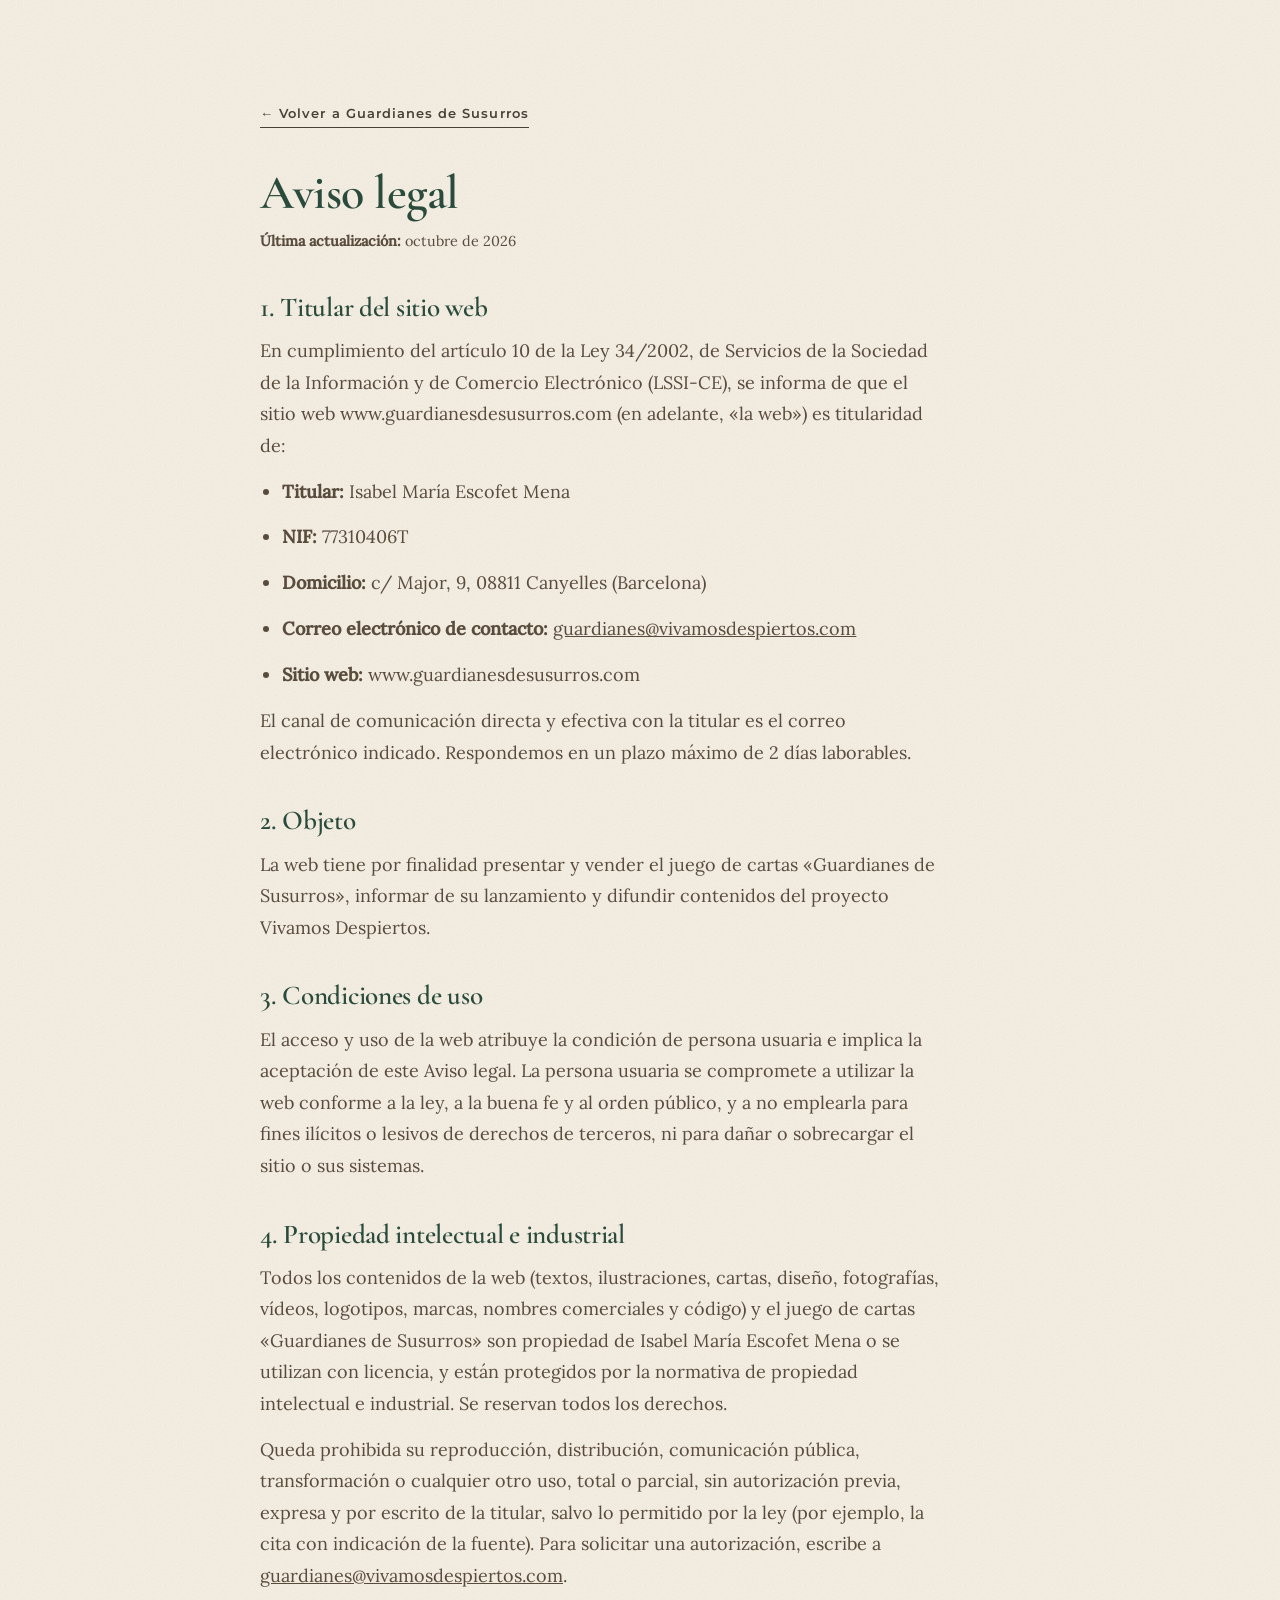
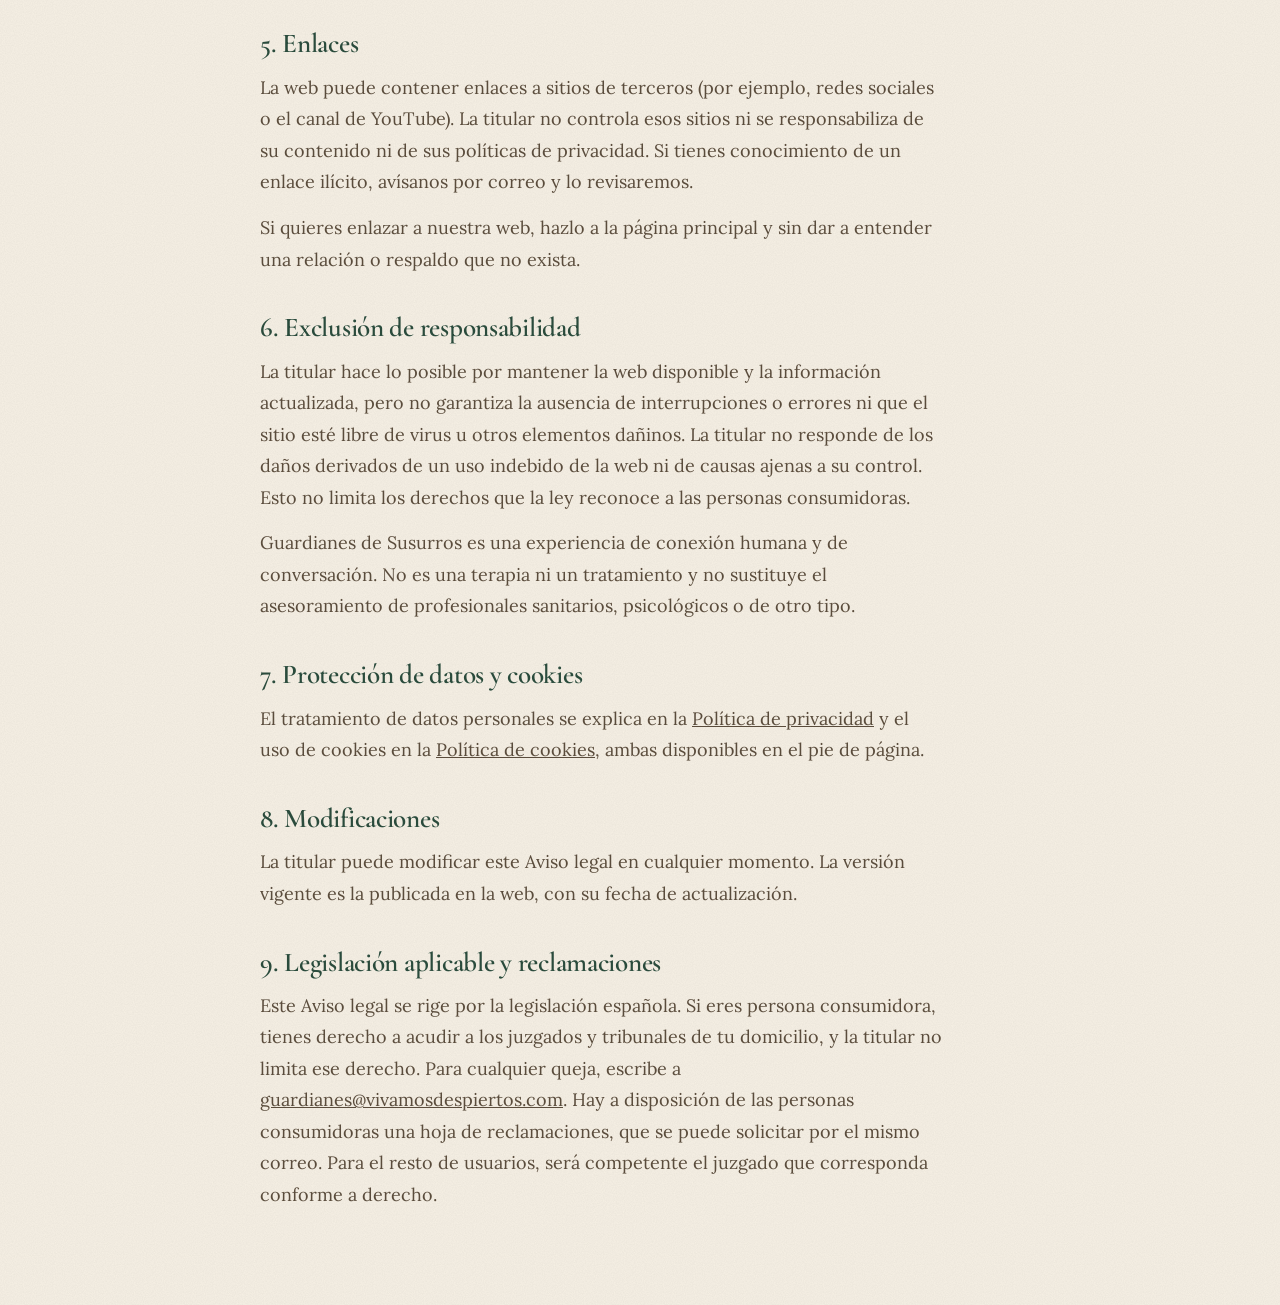
<file: aviso-legal.html>
<!DOCTYPE html>
<html lang="es">
<head>
  <meta charset="UTF-8">
  <meta name="viewport" content="width=device-width, initial-scale=1.0">
  <title>Aviso legal — Guardianes de Susurros</title>
  <meta name="description" content="Aviso legal de Guardianes de Susurros (Vivamos Despiertos): titularidad del sitio, condiciones de uso y propiedad intelectual.">
  <link rel="canonical" href="https://guardianesdesusurros.com/aviso-legal.html">
  <link rel="icon" type="image/png" sizes="32x32" href="assets/branding/favicon-32.png">
  <meta name="robots" content="noindex, follow">
  <link rel="preload" href="assets/fonts/cormorant-garamond-latin-600-normal.woff2" as="font" type="font/woff2" crossorigin>
  <link rel="stylesheet" href="assets/fonts/fonts.css">
  <link rel="stylesheet" href="styles.css">
  <style>
    body { background: var(--pergamino); background-image: var(--grano); }
    .pagina-legal { width: min(760px, 92vw); margin: 0 auto; padding: 6rem 0 5rem; }
    .pagina-legal h1 { font-size: clamp(2rem, 5vw, 3rem); color: var(--bosque); margin-bottom: 0.6rem; }
    .pagina-legal h2 { font-size: clamp(1.3rem, 2.6vw, 1.7rem); margin: 2.4rem 0 0.8rem; color: var(--bosque); }
    .pagina-legal p, .pagina-legal li { margin-bottom: 0.9rem; color: var(--tinta-suave); }
    .pagina-legal ul { padding-left: 1.4rem; }
    .pagina-legal .fecha-act { font-size: 0.9rem; margin-bottom: 1.6rem; }
    .volver { display: inline-block; margin-bottom: 2.5rem; }
    .tabla-legal { overflow-x: auto; margin: 0 0 1.2rem; }
    .tabla-legal table { border-collapse: collapse; width: 100%; min-width: 34rem; font-size: 0.92rem; }
    .tabla-legal th, .tabla-legal td { border: 1px solid rgba(60,45,20,0.22); padding: 0.55rem 0.7rem; text-align: left; vertical-align: top; color: var(--tinta-suave); }
    .tabla-legal th { background: rgba(194,150,75,0.16); color: var(--bosque); }
  </style>
</head>
<body>
  <main class="pagina-legal">
    <a class="enlace-suave volver" href="index.html#pie">← Volver a Guardianes de Susurros</a>
    <h1>Aviso legal</h1>
    <p class="fecha-act"><strong>Última actualización:</strong> octubre de 2026</p>
    <h2>1. Titular del sitio web</h2>
    <p>En cumplimiento del artículo 10 de la Ley 34/2002, de Servicios de la Sociedad de la Información y de Comercio Electrónico (LSSI-CE), se informa de que el sitio web www.guardianesdesusurros.com (en adelante, «la web») es titularidad de:</p>
    <ul>
      <li><strong>Titular:</strong> Isabel María Escofet Mena</li>
      <li><strong>NIF:</strong> 77310406T</li>
      <li><strong>Domicilio:</strong> c/ Major, 9, 08811 Canyelles (Barcelona)</li>
      <li><strong>Correo electrónico de contacto:</strong> <a href="mailto:guardianes@vivamosdespiertos.com">guardianes@vivamosdespiertos.com</a></li>
      <li><strong>Sitio web:</strong> www.guardianesdesusurros.com</li>
    </ul>
    <p>El canal de comunicación directa y efectiva con la titular es el correo electrónico indicado. Respondemos en un plazo máximo de 2 días laborables.</p>
    <h2>2. Objeto</h2>
    <p>La web tiene por finalidad presentar y vender el juego de cartas «Guardianes de Susurros», informar de su lanzamiento y difundir contenidos del proyecto Vivamos Despiertos.</p>
    <h2>3. Condiciones de uso</h2>
    <p>El acceso y uso de la web atribuye la condición de persona usuaria e implica la aceptación de este Aviso legal. La persona usuaria se compromete a utilizar la web conforme a la ley, a la buena fe y al orden público, y a no emplearla para fines ilícitos o lesivos de derechos de terceros, ni para dañar o sobrecargar el sitio o sus sistemas.</p>
    <h2>4. Propiedad intelectual e industrial</h2>
    <p>Todos los contenidos de la web (textos, ilustraciones, cartas, diseño, fotografías, vídeos, logotipos, marcas, nombres comerciales y código) y el juego de cartas «Guardianes de Susurros» son propiedad de Isabel María Escofet Mena o se utilizan con licencia, y están protegidos por la normativa de propiedad intelectual e industrial. Se reservan todos los derechos.</p>
    <p>Queda prohibida su reproducción, distribución, comunicación pública, transformación o cualquier otro uso, total o parcial, sin autorización previa, expresa y por escrito de la titular, salvo lo permitido por la ley (por ejemplo, la cita con indicación de la fuente). Para solicitar una autorización, escribe a <a href="mailto:guardianes@vivamosdespiertos.com">guardianes@vivamosdespiertos.com</a>.</p>
    <h2>5. Enlaces</h2>
    <p>La web puede contener enlaces a sitios de terceros (por ejemplo, redes sociales o el canal de YouTube). La titular no controla esos sitios ni se responsabiliza de su contenido ni de sus políticas de privacidad. Si tienes conocimiento de un enlace ilícito, avísanos por correo y lo revisaremos.</p>
    <p>Si quieres enlazar a nuestra web, hazlo a la página principal y sin dar a entender una relación o respaldo que no exista.</p>
    <h2>6. Exclusión de responsabilidad</h2>
    <p>La titular hace lo posible por mantener la web disponible y la información actualizada, pero no garantiza la ausencia de interrupciones o errores ni que el sitio esté libre de virus u otros elementos dañinos. La titular no responde de los daños derivados de un uso indebido de la web ni de causas ajenas a su control. Esto no limita los derechos que la ley reconoce a las personas consumidoras.</p>
    <p>Guardianes de Susurros es una experiencia de conexión humana y de conversación. No es una terapia ni un tratamiento y no sustituye el asesoramiento de profesionales sanitarios, psicológicos o de otro tipo.</p>
    <h2>7. Protección de datos y cookies</h2>
    <p>El tratamiento de datos personales se explica en la <a href="privacidad.html">Política de privacidad</a> y el uso de cookies en la <a href="cookies.html">Política de cookies</a>, ambas disponibles en el pie de página.</p>
    <h2>8. Modificaciones</h2>
    <p>La titular puede modificar este Aviso legal en cualquier momento. La versión vigente es la publicada en la web, con su fecha de actualización.</p>
    <h2>9. Legislación aplicable y reclamaciones</h2>
    <p>Este Aviso legal se rige por la legislación española. Si eres persona consumidora, tienes derecho a acudir a los juzgados y tribunales de tu domicilio, y la titular no limita ese derecho. Para cualquier queja, escribe a <a href="mailto:guardianes@vivamosdespiertos.com">guardianes@vivamosdespiertos.com</a>. Hay a disposición de las personas consumidoras una hoja de reclamaciones, que se puede solicitar por el mismo correo. Para el resto de usuarios, será competente el juzgado que corresponda conforme a derecho.</p>
  </main>
</body>
</html>
</file>
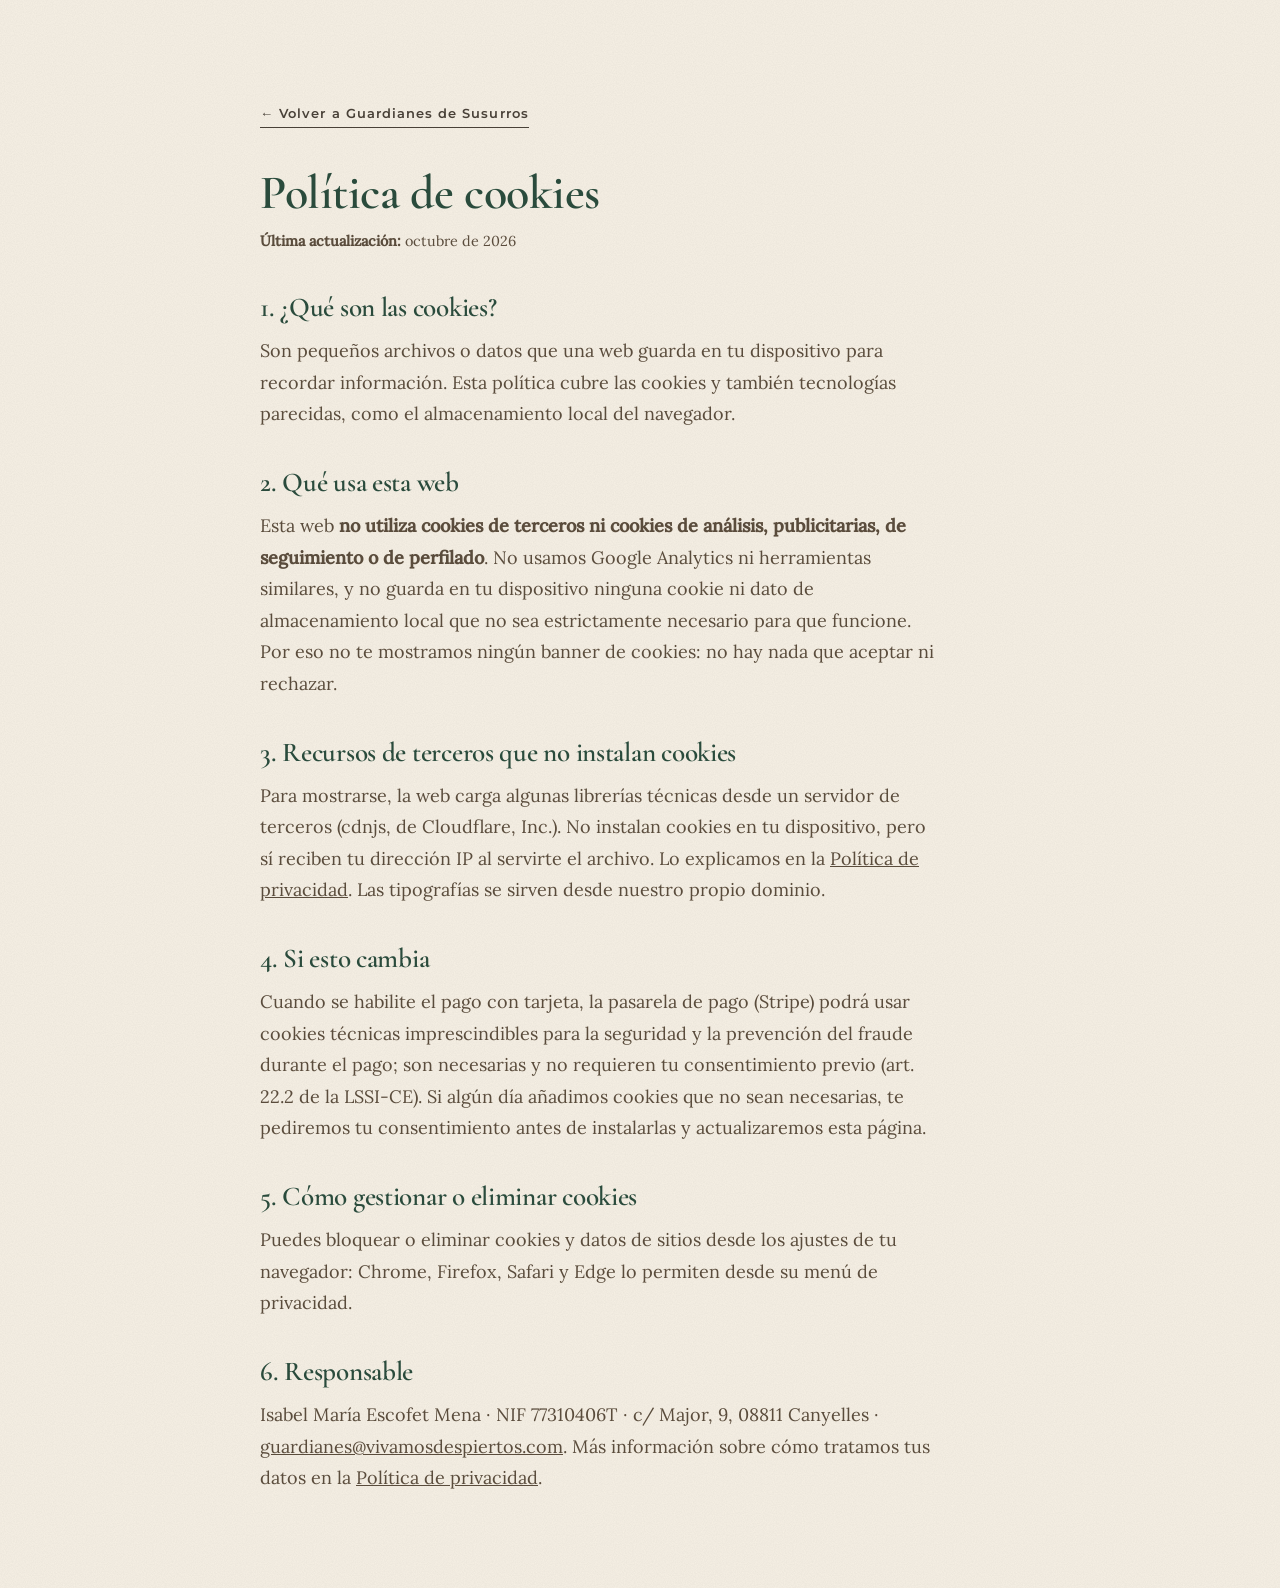
<file: cookies.html>
<!DOCTYPE html>
<html lang="es">
<head>
  <meta charset="UTF-8">
  <meta name="viewport" content="width=device-width, initial-scale=1.0">
  <title>Política de cookies — Guardianes de Susurros</title>
  <meta name="description" content="Política de cookies de Guardianes de Susurros (Vivamos Despiertos): esta web no usa cookies de terceros ni de análisis.">
  <link rel="canonical" href="https://guardianesdesusurros.com/cookies.html">
  <link rel="icon" type="image/png" sizes="32x32" href="assets/branding/favicon-32.png">
  <meta name="robots" content="noindex, follow">
  <link rel="preload" href="assets/fonts/cormorant-garamond-latin-600-normal.woff2" as="font" type="font/woff2" crossorigin>
  <link rel="stylesheet" href="assets/fonts/fonts.css">
  <link rel="stylesheet" href="styles.css">
  <style>
    body { background: var(--pergamino); background-image: var(--grano); }
    .pagina-legal { width: min(760px, 92vw); margin: 0 auto; padding: 6rem 0 5rem; }
    .pagina-legal h1 { font-size: clamp(2rem, 5vw, 3rem); color: var(--bosque); margin-bottom: 0.6rem; }
    .pagina-legal h2 { font-size: clamp(1.3rem, 2.6vw, 1.7rem); margin: 2.4rem 0 0.8rem; color: var(--bosque); }
    .pagina-legal p, .pagina-legal li { margin-bottom: 0.9rem; color: var(--tinta-suave); }
    .pagina-legal ul { padding-left: 1.4rem; }
    .pagina-legal .fecha-act { font-size: 0.9rem; margin-bottom: 1.6rem; }
    .volver { display: inline-block; margin-bottom: 2.5rem; }
    .tabla-legal { overflow-x: auto; margin: 0 0 1.2rem; }
    .tabla-legal table { border-collapse: collapse; width: 100%; min-width: 34rem; font-size: 0.92rem; }
    .tabla-legal th, .tabla-legal td { border: 1px solid rgba(60,45,20,0.22); padding: 0.55rem 0.7rem; text-align: left; vertical-align: top; color: var(--tinta-suave); }
    .tabla-legal th { background: rgba(194,150,75,0.16); color: var(--bosque); }
  </style>
</head>
<body>
  <main class="pagina-legal">
    <a class="enlace-suave volver" href="index.html#pie">← Volver a Guardianes de Susurros</a>
    <h1>Política de cookies</h1>
    <p class="fecha-act"><strong>Última actualización:</strong> octubre de 2026</p>
    <h2>1. ¿Qué son las cookies?</h2>
    <p>Son pequeños archivos o datos que una web guarda en tu dispositivo para recordar información. Esta política cubre las cookies y también tecnologías parecidas, como el almacenamiento local del navegador.</p>
    <h2>2. Qué usa esta web</h2>
    <p>Esta web <strong>no utiliza cookies de terceros ni cookies de análisis, publicitarias, de seguimiento o de perfilado</strong>. No usamos Google Analytics ni herramientas similares, y no guarda en tu dispositivo ninguna cookie ni dato de almacenamiento local que no sea estrictamente necesario para que funcione. Por eso no te mostramos ningún banner de cookies: no hay nada que aceptar ni rechazar.</p>
    <h2>3. Recursos de terceros que no instalan cookies</h2>
    <p>Para mostrarse, la web carga algunas librerías técnicas desde un servidor de terceros (cdnjs, de Cloudflare, Inc.). No instalan cookies en tu dispositivo, pero sí reciben tu dirección IP al servirte el archivo. Lo explicamos en la <a href="privacidad.html">Política de privacidad</a>. Las tipografías se sirven desde nuestro propio dominio.</p>
    <h2>4. Si esto cambia</h2>
    <p>Cuando se habilite el pago con tarjeta, la pasarela de pago (Stripe) podrá usar cookies técnicas imprescindibles para la seguridad y la prevención del fraude durante el pago; son necesarias y no requieren tu consentimiento previo (art. 22.2 de la LSSI-CE). Si algún día añadimos cookies que no sean necesarias, te pediremos tu consentimiento antes de instalarlas y actualizaremos esta página.</p>
    <h2>5. Cómo gestionar o eliminar cookies</h2>
    <p>Puedes bloquear o eliminar cookies y datos de sitios desde los ajustes de tu navegador: Chrome, Firefox, Safari y Edge lo permiten desde su menú de privacidad.</p>
    <h2>6. Responsable</h2>
    <p>Isabel María Escofet Mena · NIF 77310406T · c/ Major, 9, 08811 Canyelles · <a href="mailto:guardianes@vivamosdespiertos.com">guardianes@vivamosdespiertos.com</a>. Más información sobre cómo tratamos tus datos en la <a href="privacidad.html">Política de privacidad</a>.</p>
  </main>
</body>
</html>
</file>
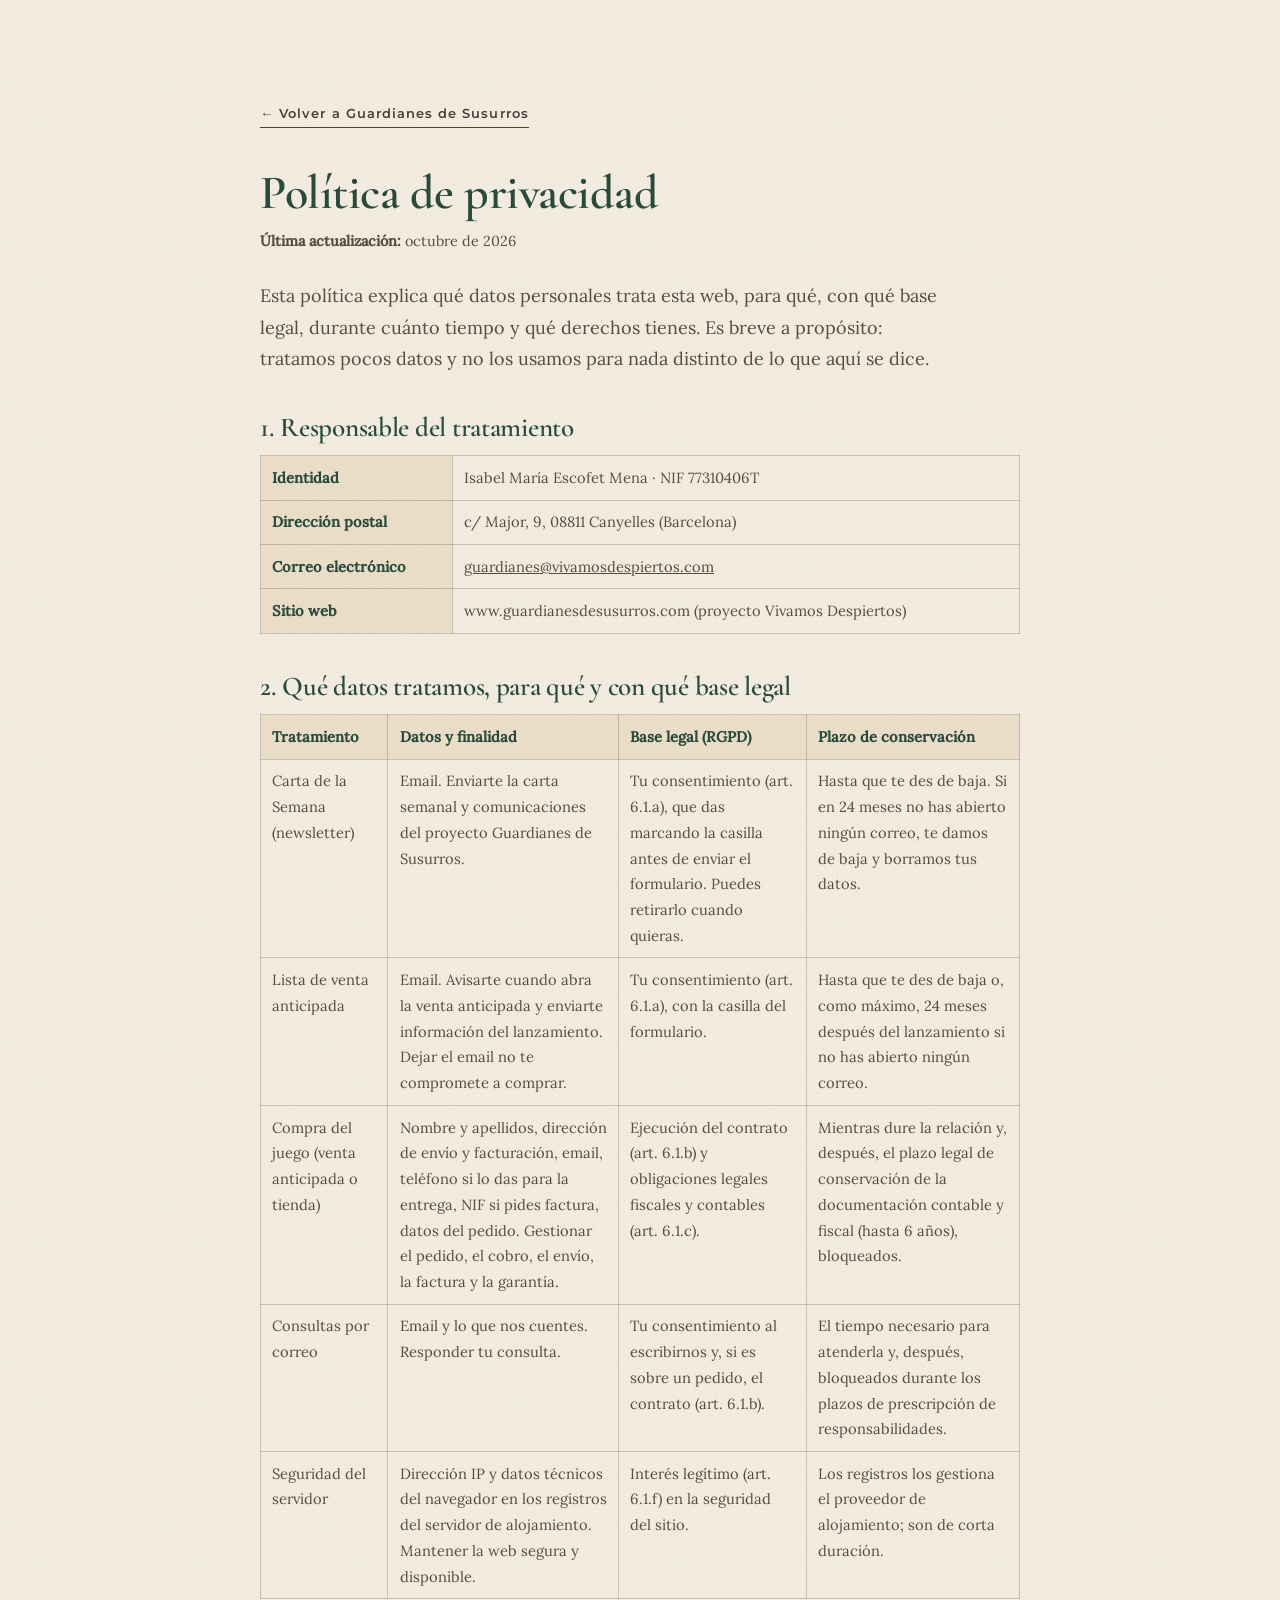
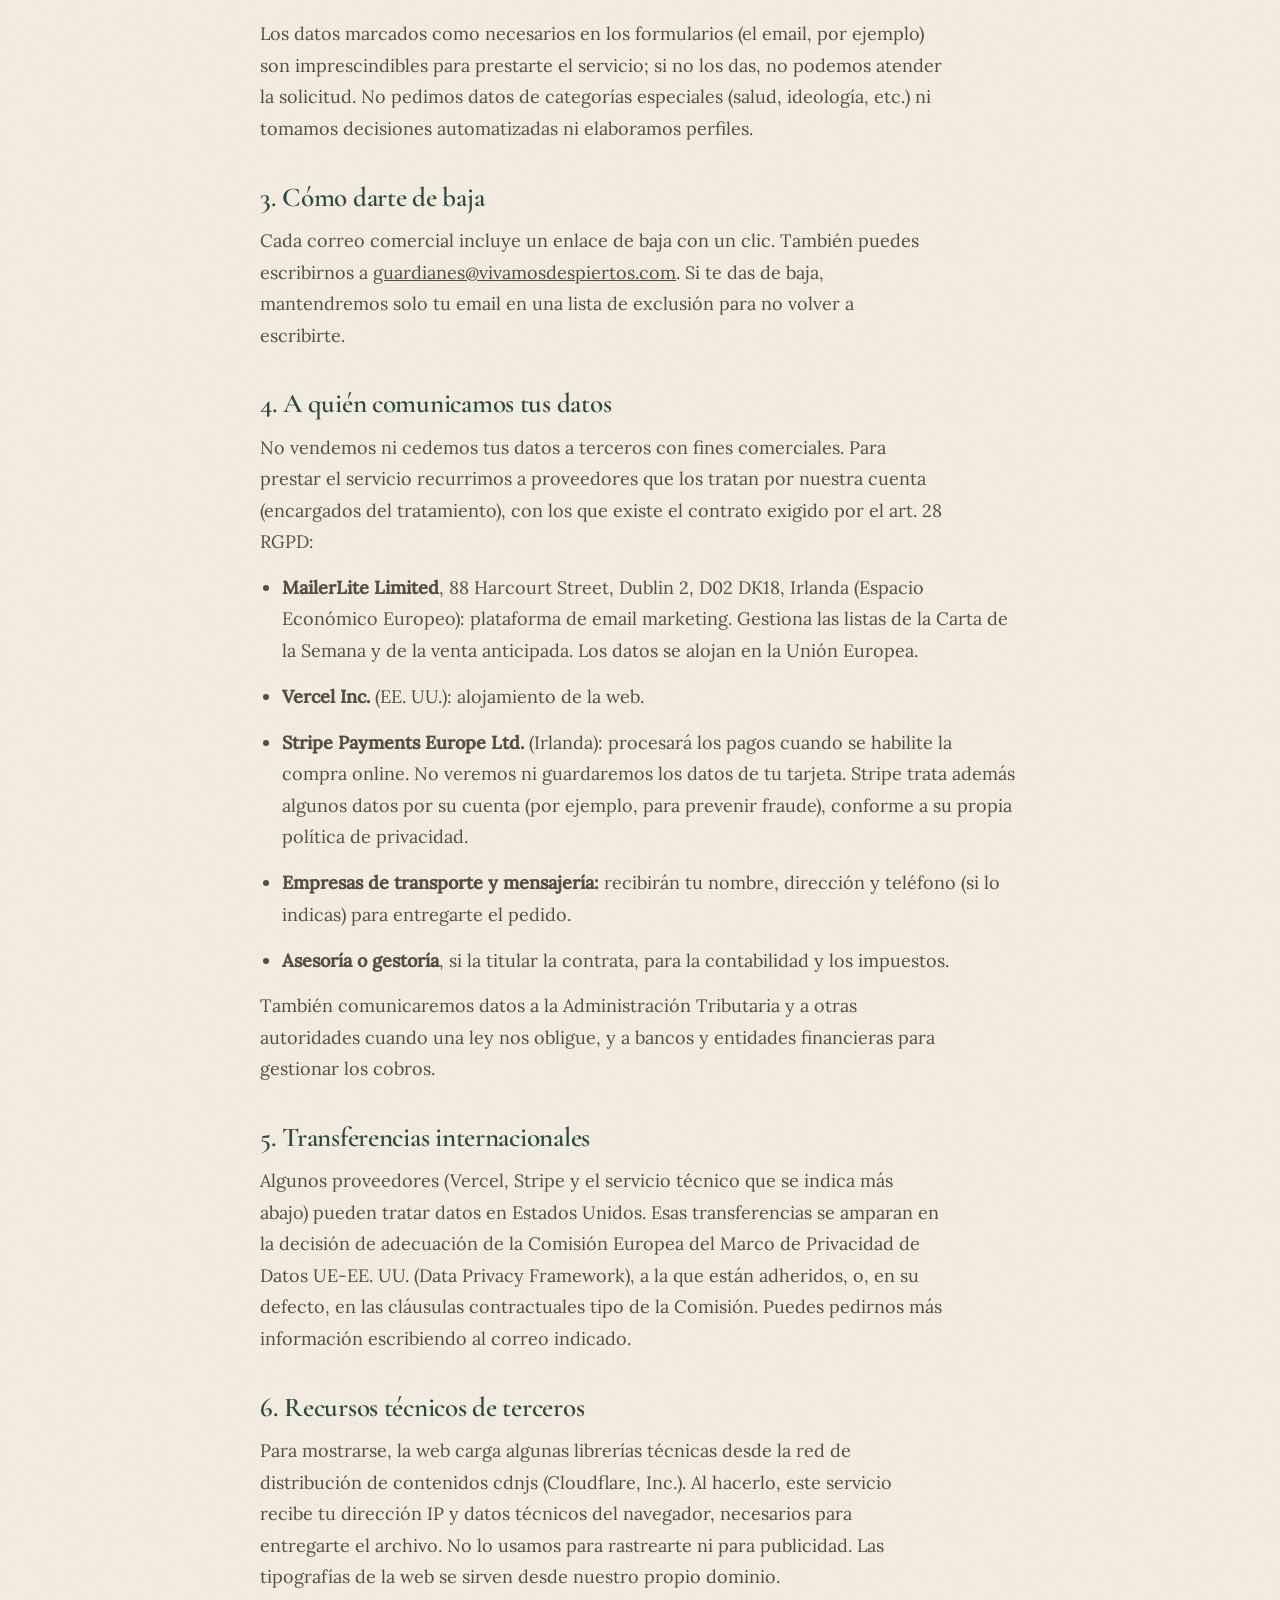
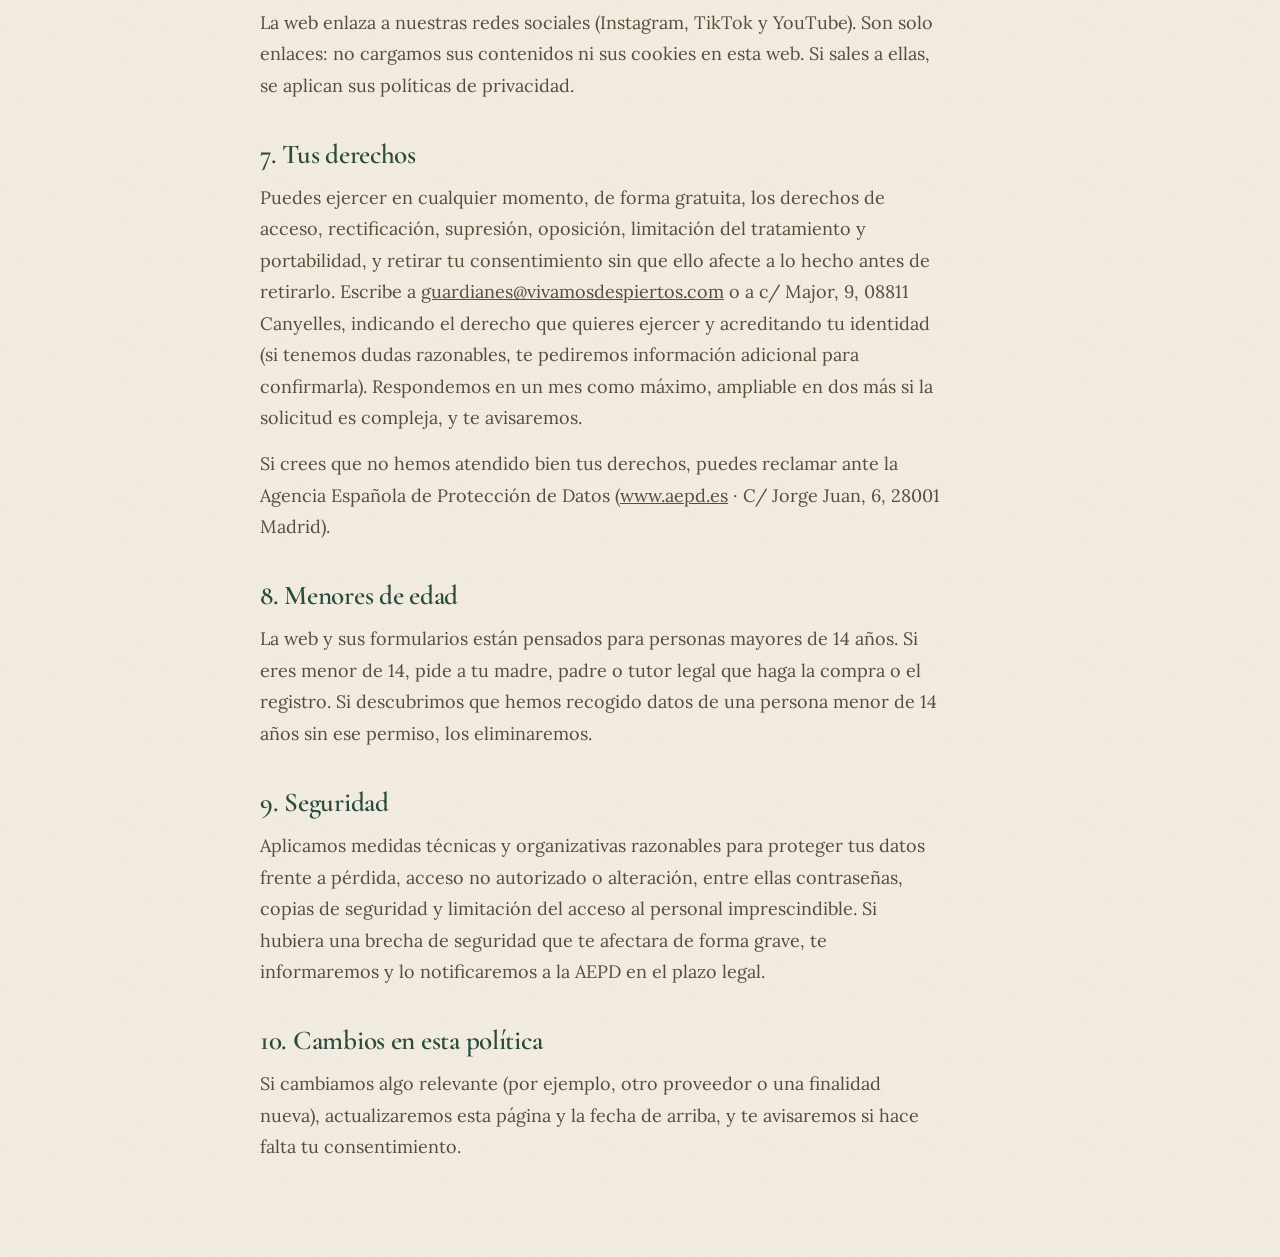
<file: privacidad.html>
<!DOCTYPE html>
<html lang="es">
<head>
  <meta charset="UTF-8">
  <meta name="viewport" content="width=device-width, initial-scale=1.0">
  <title>Política de privacidad — Guardianes de Susurros</title>
  <meta name="description" content="Política de privacidad de Guardianes de Susurros (Vivamos Despiertos): qué datos tratamos, para qué, durante cuánto tiempo y cómo ejercer tus derechos.">
  <link rel="canonical" href="https://guardianesdesusurros.com/privacidad.html">
  <link rel="icon" type="image/png" sizes="32x32" href="assets/branding/favicon-32.png">
  <meta name="robots" content="noindex, follow">
  <link rel="preload" href="assets/fonts/cormorant-garamond-latin-600-normal.woff2" as="font" type="font/woff2" crossorigin>
  <link rel="stylesheet" href="assets/fonts/fonts.css">
  <link rel="stylesheet" href="styles.css">
  <style>
    body { background: var(--pergamino); background-image: var(--grano); }
    .pagina-legal { width: min(760px, 92vw); margin: 0 auto; padding: 6rem 0 5rem; }
    .pagina-legal h1 { font-size: clamp(2rem, 5vw, 3rem); color: var(--bosque); margin-bottom: 0.6rem; }
    .pagina-legal h2 { font-size: clamp(1.3rem, 2.6vw, 1.7rem); margin: 2.4rem 0 0.8rem; color: var(--bosque); }
    .pagina-legal p, .pagina-legal li { margin-bottom: 0.9rem; color: var(--tinta-suave); }
    .pagina-legal ul { padding-left: 1.4rem; }
    .pagina-legal .fecha-act { font-size: 0.9rem; margin-bottom: 1.6rem; }
    .volver { display: inline-block; margin-bottom: 2.5rem; }
    .tabla-legal { overflow-x: auto; margin: 0 0 1.2rem; }
    .tabla-legal table { border-collapse: collapse; width: 100%; min-width: 34rem; font-size: 0.92rem; }
    .tabla-legal th, .tabla-legal td { border: 1px solid rgba(60,45,20,0.22); padding: 0.55rem 0.7rem; text-align: left; vertical-align: top; color: var(--tinta-suave); }
    .tabla-legal th { background: rgba(194,150,75,0.16); color: var(--bosque); }
  </style>
</head>
<body>
  <main class="pagina-legal">
    <a class="enlace-suave volver" href="index.html#pie">← Volver a Guardianes de Susurros</a>
    <h1>Política de privacidad</h1>
    <p class="fecha-act"><strong>Última actualización:</strong> octubre de 2026</p>
    <p>Esta política explica qué datos personales trata esta web, para qué, con qué base legal, durante cuánto tiempo y qué derechos tienes. Es breve a propósito: tratamos pocos datos y no los usamos para nada distinto de lo que aquí se dice.</p>
    <h2>1. Responsable del tratamiento</h2>
    <div class="tabla-legal"><table><tbody><tr><th scope="row">Identidad</th><td>Isabel María Escofet Mena · NIF 77310406T</td></tr><tr><th scope="row">Dirección postal</th><td>c/ Major, 9, 08811 Canyelles (Barcelona)</td></tr><tr><th scope="row">Correo electrónico</th><td><a href="mailto:guardianes@vivamosdespiertos.com">guardianes@vivamosdespiertos.com</a></td></tr><tr><th scope="row">Sitio web</th><td>www.guardianesdesusurros.com (proyecto Vivamos Despiertos)</td></tr></tbody></table></div>
    <h2>2. Qué datos tratamos, para qué y con qué base legal</h2>
    <div class="tabla-legal"><table><thead><tr><th>Tratamiento</th><th>Datos y finalidad</th><th>Base legal (RGPD)</th><th>Plazo de conservación</th></tr></thead><tbody><tr><td>Carta de la Semana (newsletter)</td><td>Email. Enviarte la carta semanal y comunicaciones del proyecto Guardianes de Susurros.</td><td>Tu consentimiento (art. 6.1.a), que das marcando la casilla antes de enviar el formulario. Puedes retirarlo cuando quieras.</td><td>Hasta que te des de baja. Si en 24 meses no has abierto ningún correo, te damos de baja y borramos tus datos.</td></tr><tr><td>Lista de venta anticipada</td><td>Email. Avisarte cuando abra la venta anticipada y enviarte información del lanzamiento. Dejar el email no te compromete a comprar.</td><td>Tu consentimiento (art. 6.1.a), con la casilla del formulario.</td><td>Hasta que te des de baja o, como máximo, 24 meses después del lanzamiento si no has abierto ningún correo.</td></tr><tr><td>Compra del juego (venta anticipada o tienda)</td><td>Nombre y apellidos, dirección de envío y facturación, email, teléfono si lo das para la entrega, NIF si pides factura, datos del pedido. Gestionar el pedido, el cobro, el envío, la factura y la garantía.</td><td>Ejecución del contrato (art. 6.1.b) y obligaciones legales fiscales y contables (art. 6.1.c).</td><td>Mientras dure la relación y, después, el plazo legal de conservación de la documentación contable y fiscal (hasta 6 años), bloqueados.</td></tr><tr><td>Consultas por correo</td><td>Email y lo que nos cuentes. Responder tu consulta.</td><td>Tu consentimiento al escribirnos y, si es sobre un pedido, el contrato (art. 6.1.b).</td><td>El tiempo necesario para atenderla y, después, bloqueados durante los plazos de prescripción de responsabilidades.</td></tr><tr><td>Seguridad del servidor</td><td>Dirección IP y datos técnicos del navegador en los registros del servidor de alojamiento. Mantener la web segura y disponible.</td><td>Interés legítimo (art. 6.1.f) en la seguridad del sitio.</td><td>Los registros los gestiona el proveedor de alojamiento; son de corta duración.</td></tr></tbody></table></div>
    <p>Los datos marcados como necesarios en los formularios (el email, por ejemplo) son imprescindibles para prestarte el servicio; si no los das, no podemos atender la solicitud. No pedimos datos de categorías especiales (salud, ideología, etc.) ni tomamos decisiones automatizadas ni elaboramos perfiles.</p>
    <h2>3. Cómo darte de baja</h2>
    <p>Cada correo comercial incluye un enlace de baja con un clic. También puedes escribirnos a <a href="mailto:guardianes@vivamosdespiertos.com">guardianes@vivamosdespiertos.com</a>. Si te das de baja, mantendremos solo tu email en una lista de exclusión para no volver a escribirte.</p>
    <h2>4. A quién comunicamos tus datos</h2>
    <p>No vendemos ni cedemos tus datos a terceros con fines comerciales. Para prestar el servicio recurrimos a proveedores que los tratan por nuestra cuenta (encargados del tratamiento), con los que existe el contrato exigido por el art. 28 RGPD:</p>
    <ul>
      <li><strong>MailerLite Limited</strong>, 88 Harcourt Street, Dublin 2, D02 DK18, Irlanda (Espacio Económico Europeo): plataforma de email marketing. Gestiona las listas de la Carta de la Semana y de la venta anticipada. Los datos se alojan en la Unión Europea.</li>
      <li><strong>Vercel Inc.</strong> (EE. UU.): alojamiento de la web.</li>
      <li><strong>Stripe Payments Europe Ltd.</strong> (Irlanda): procesará los pagos cuando se habilite la compra online. No veremos ni guardaremos los datos de tu tarjeta. Stripe trata además algunos datos por su cuenta (por ejemplo, para prevenir fraude), conforme a su propia política de privacidad.</li>
      <li><strong>Empresas de transporte y mensajería:</strong> recibirán tu nombre, dirección y teléfono (si lo indicas) para entregarte el pedido.</li>
      <li><strong>Asesoría o gestoría</strong>, si la titular la contrata, para la contabilidad y los impuestos.</li>
    </ul>
    <p>También comunicaremos datos a la Administración Tributaria y a otras autoridades cuando una ley nos obligue, y a bancos y entidades financieras para gestionar los cobros.</p>
    <h2>5. Transferencias internacionales</h2>
    <p>Algunos proveedores (Vercel, Stripe y el servicio técnico que se indica más abajo) pueden tratar datos en Estados Unidos. Esas transferencias se amparan en la decisión de adecuación de la Comisión Europea del Marco de Privacidad de Datos UE-EE. UU. (Data Privacy Framework), a la que están adheridos, o, en su defecto, en las cláusulas contractuales tipo de la Comisión. Puedes pedirnos más información escribiendo al correo indicado.</p>
    <h2>6. Recursos técnicos de terceros</h2>
    <p>Para mostrarse, la web carga algunas librerías técnicas desde la red de distribución de contenidos cdnjs (Cloudflare, Inc.). Al hacerlo, este servicio recibe tu dirección IP y datos técnicos del navegador, necesarios para entregarte el archivo. No lo usamos para rastrearte ni para publicidad. Las tipografías de la web se sirven desde nuestro propio dominio.</p>
    <p>La web enlaza a nuestras redes sociales (Instagram, TikTok y YouTube). Son solo enlaces: no cargamos sus contenidos ni sus cookies en esta web. Si sales a ellas, se aplican sus políticas de privacidad.</p>
    <h2>7. Tus derechos</h2>
    <p>Puedes ejercer en cualquier momento, de forma gratuita, los derechos de acceso, rectificación, supresión, oposición, limitación del tratamiento y portabilidad, y retirar tu consentimiento sin que ello afecte a lo hecho antes de retirarlo. Escribe a <a href="mailto:guardianes@vivamosdespiertos.com">guardianes@vivamosdespiertos.com</a> o a c/ Major, 9, 08811 Canyelles, indicando el derecho que quieres ejercer y acreditando tu identidad (si tenemos dudas razonables, te pediremos información adicional para confirmarla). Respondemos en un mes como máximo, ampliable en dos más si la solicitud es compleja, y te avisaremos.</p>
    <p>Si crees que no hemos atendido bien tus derechos, puedes reclamar ante la Agencia Española de Protección de Datos (<a href="https://www.aepd.es" target="_blank" rel="noopener">www.aepd.es</a> · C/ Jorge Juan, 6, 28001 Madrid).</p>
    <h2>8. Menores de edad</h2>
    <p>La web y sus formularios están pensados para personas mayores de 14 años. Si eres menor de 14, pide a tu madre, padre o tutor legal que haga la compra o el registro. Si descubrimos que hemos recogido datos de una persona menor de 14 años sin ese permiso, los eliminaremos.</p>
    <h2>9. Seguridad</h2>
    <p>Aplicamos medidas técnicas y organizativas razonables para proteger tus datos frente a pérdida, acceso no autorizado o alteración, entre ellas contraseñas, copias de seguridad y limitación del acceso al personal imprescindible. Si hubiera una brecha de seguridad que te afectara de forma grave, te informaremos y lo notificaremos a la AEPD en el plazo legal.</p>
    <h2>10. Cambios en esta política</h2>
    <p>Si cambiamos algo relevante (por ejemplo, otro proveedor o una finalidad nueva), actualizaremos esta página y la fecha de arriba, y te avisaremos si hace falta tu consentimiento.</p>
  </main>
</body>
</html>
</file>
<file: assets/fonts/fonts.css>
/* Tipografías alojadas en nuestro propio dominio (subconjunto latino: cubre castellano y catalán).
   Fuentes: Cormorant Garamond, Lora y Montserrat, licencia SIL Open Font License 1.1.
   Sustituyen a Google Fonts: la web ya no llama a fonts.googleapis.com. */
@font-face{font-family:'Cormorant Garamond';font-style:normal;font-weight:500;font-display:swap;src:url('cormorant-garamond-latin-500-normal.woff2') format('woff2');unicode-range:U+0000-00FF,U+0131,U+0152-0153,U+02BB-02BC,U+02C6,U+02DA,U+02DC,U+2000-206F,U+2074,U+20AC,U+2122,U+2191,U+2193,U+2212,U+2215,U+FEFF,U+FFFD;}
@font-face{font-family:'Cormorant Garamond';font-style:normal;font-weight:600;font-display:swap;src:url('cormorant-garamond-latin-600-normal.woff2') format('woff2');unicode-range:U+0000-00FF,U+0131,U+0152-0153,U+02BB-02BC,U+02C6,U+02DA,U+02DC,U+2000-206F,U+2074,U+20AC,U+2122,U+2191,U+2193,U+2212,U+2215,U+FEFF,U+FFFD;}
@font-face{font-family:'Cormorant Garamond';font-style:normal;font-weight:700;font-display:swap;src:url('cormorant-garamond-latin-700-normal.woff2') format('woff2');unicode-range:U+0000-00FF,U+0131,U+0152-0153,U+02BB-02BC,U+02C6,U+02DA,U+02DC,U+2000-206F,U+2074,U+20AC,U+2122,U+2191,U+2193,U+2212,U+2215,U+FEFF,U+FFFD;}
@font-face{font-family:'Cormorant Garamond';font-style:italic;font-weight:500;font-display:swap;src:url('cormorant-garamond-latin-500-italic.woff2') format('woff2');unicode-range:U+0000-00FF,U+0131,U+0152-0153,U+02BB-02BC,U+02C6,U+02DA,U+02DC,U+2000-206F,U+2074,U+20AC,U+2122,U+2191,U+2193,U+2212,U+2215,U+FEFF,U+FFFD;}
@font-face{font-family:'Lora';font-style:normal;font-weight:400;font-display:swap;src:url('lora-latin-400-normal.woff2') format('woff2');unicode-range:U+0000-00FF,U+0131,U+0152-0153,U+02BB-02BC,U+02C6,U+02DA,U+02DC,U+2000-206F,U+2074,U+20AC,U+2122,U+2191,U+2193,U+2212,U+2215,U+FEFF,U+FFFD;}
@font-face{font-family:'Lora';font-style:normal;font-weight:500;font-display:swap;src:url('lora-latin-500-normal.woff2') format('woff2');unicode-range:U+0000-00FF,U+0131,U+0152-0153,U+02BB-02BC,U+02C6,U+02DA,U+02DC,U+2000-206F,U+2074,U+20AC,U+2122,U+2191,U+2193,U+2212,U+2215,U+FEFF,U+FFFD;}
@font-face{font-family:'Lora';font-style:italic;font-weight:400;font-display:swap;src:url('lora-latin-400-italic.woff2') format('woff2');unicode-range:U+0000-00FF,U+0131,U+0152-0153,U+02BB-02BC,U+02C6,U+02DA,U+02DC,U+2000-206F,U+2074,U+20AC,U+2122,U+2191,U+2193,U+2212,U+2215,U+FEFF,U+FFFD;}
@font-face{font-family:'Montserrat';font-style:normal;font-weight:500;font-display:swap;src:url('montserrat-latin-500-normal.woff2') format('woff2');unicode-range:U+0000-00FF,U+0131,U+0152-0153,U+02BB-02BC,U+02C6,U+02DA,U+02DC,U+2000-206F,U+2074,U+20AC,U+2122,U+2191,U+2193,U+2212,U+2215,U+FEFF,U+FFFD;}
@font-face{font-family:'Montserrat';font-style:normal;font-weight:600;font-display:swap;src:url('montserrat-latin-600-normal.woff2') format('woff2');unicode-range:U+0000-00FF,U+0131,U+0152-0153,U+02BB-02BC,U+02C6,U+02DA,U+02DC,U+2000-206F,U+2074,U+20AC,U+2122,U+2191,U+2193,U+2212,U+2215,U+FEFF,U+FFFD;}
</file>
<file: styles.css>
/* ═══════════════════════════════════════════════════════════
   GUARDIANES DE SUSURROS — Vivamos Despiertos
   Dirección de arte: realismo mágico · pergamino · tinta · bosque
   ═══════════════════════════════════════════════════════════ */

:root {
  /* — Paleta — */
  --pergamino:      #F7F1E5;
  --pergamino-alto: #FBF7EE;
  --arena:          #EDE2CC;
  --tinta:          #2C241B;
  --tinta-suave:    #5A4C3C;
  --bosque:         #2A4B3C;
  --bosque-noche:   #16281F;
  --bosque-abismo:  #0E1B14;
  --pizarra:        #23312E;   /* fondo neutro oscuro del bloque Tensión */
  --dorado:         #C2964B;
  --dorado-claro:   #E3C98D;
  --marron:         #6B4F35;

  /* — Tipografía — */
  --f-display: "Cormorant Garamond", Georgia, serif;
  --f-cuerpo:  "Lora", Georgia, serif;
  --f-utilidad:"Montserrat", -apple-system, sans-serif;

  /* — Ritmo — */
  --bloque-y: clamp(5.5rem, 12vw, 10rem);
  --radio-carta: clamp(10px, 1.4vw, 16px);

  /* — Grano de papel (ruido SVG sutil) — */
  --grano: url("data:image/svg+xml,%3Csvg xmlns='http://www.w3.org/2000/svg' width='160' height='160'%3E%3Cfilter id='n'%3E%3CfeTurbulence type='fractalNoise' baseFrequency='0.9' numOctaves='2'/%3E%3CfeColorMatrix values='0 0 0 0 0 0 0 0 0 0 0 0 0 0 0 0 0 0 0.05 0'/%3E%3C/filter%3E%3Crect width='160' height='160' filter='url(%23n)'/%3E%3C/svg%3E");
}

/* ─────────────── Base ─────────────── */
*, *::before, *::after { box-sizing: border-box; margin: 0; padding: 0; }

html { scroll-behavior: smooth; }
section[id], footer[id] { scroll-margin-top: 90px; } /* respaldo sin JS */

body {
  font-family: var(--f-cuerpo);
  font-size: clamp(1rem, 0.95rem + 0.3vw, 1.125rem);
  line-height: 1.75;
  color: var(--tinta);
  background: var(--bosque-noche); /* el universo asoma primero */
  overflow-x: hidden;
  -webkit-font-smoothing: antialiased;
}

img { max-width: 100%; display: block; }

h1, h2, h3 {
  font-family: var(--f-display);
  font-weight: 600;
  line-height: 1.08;
  letter-spacing: -0.01em;
  text-wrap: balance;
}
h1 { font-size: clamp(2.6rem, 7vw, 5.2rem); }
h2 { font-size: clamp(2rem, 4.6vw, 3.4rem); }
h3 { font-size: clamp(1.3rem, 2.2vw, 1.65rem); }
h1 em, h2 em, h3 em { font-style: italic; font-weight: 500; color: var(--bosque); }
.titulo-claro em { color: var(--dorado-claro); }

p { max-width: 62ch; }

a { color: inherit; }

.contenedor { width: min(1160px, 92vw); margin-inline: auto; }
.estrecho   { width: min(740px, 92vw); }
.centrado   { text-align: center; }
.centrado p { margin-inline: auto; }

.visualmente-oculto {
  position: absolute; width: 1px; height: 1px;
  clip-path: inset(50%); overflow: hidden; white-space: nowrap;
}

/* Salto al contenido (a11y): fuera de pantalla hasta recibir foco */
.salto-contenido {
  position: fixed; top: -100px; left: 1rem; z-index: 200;
  font-family: var(--f-utilidad); font-size: 0.8rem; font-weight: 600;
  color: var(--bosque-abismo); background: var(--dorado-claro);
  padding: 0.7rem 1.2rem; border-radius: 999px; text-decoration: none;
  transition: top 0.2s ease;
}
.salto-contenido:focus-visible { top: 1rem; }

.eyebrow {
  font-family: var(--f-utilidad);
  font-size: 0.72rem;
  font-weight: 600;
  letter-spacing: 0.32em;
  text-transform: uppercase;
  color: var(--marron);
  margin-bottom: 1.2rem;
}
.eyebrow-clara  { color: var(--dorado-claro); }
.eyebrow-dorada { color: var(--dorado); }

/* ─────────────── Botones ─────────────── */
.boton {
  display: inline-block;
  font-family: var(--f-utilidad);
  font-weight: 600;
  font-size: 0.95rem;
  letter-spacing: 0.04em;
  text-decoration: none;
  color: var(--bosque-abismo);
  background:
    var(--grano),
    linear-gradient(170deg, var(--dorado-claro), var(--dorado) 55%, #A87D38);
  padding: 1.05rem 2.2rem;
  border-radius: 999px;
  border: 1px solid rgba(60, 42, 12, 0.35);
  box-shadow:
    inset 0 1px 0 rgba(255, 244, 214, 0.65),
    0 10px 28px -10px rgba(122, 89, 28, 0.55);
  transition: transform 0.35s cubic-bezier(.22,1,.36,1), box-shadow 0.35s;
  cursor: pointer;
}
.boton:hover {
  transform: translateY(-2px);
  box-shadow:
    inset 0 1px 0 rgba(255, 244, 214, 0.75),
    0 16px 36px -10px rgba(122, 89, 28, 0.65);
}
.boton:focus-visible,
a:focus-visible, button:focus-visible, summary:focus-visible, input:focus-visible {
  outline: 3px solid var(--dorado);
  outline-offset: 3px;
}
.boton-mini { padding: 0.6rem 1.3rem; font-size: 0.78rem; }
.boton-gigante {
  font-size: clamp(1rem, 1.6vw, 1.2rem);
  padding: 1.35rem clamp(2rem, 4vw, 3.4rem);
}
.enlace-suave {
  font-family: var(--f-utilidad);
  font-size: 0.82rem;
  font-weight: 600;
  letter-spacing: 0.08em;
  text-decoration: none;
  border-bottom: 1px solid currentColor;
  padding-bottom: 2px;
  opacity: 0.85;
  transition: opacity 0.3s;
}
.enlace-suave:hover { opacity: 1; }

/* ═══════════════ PANTALLA DE CARGA ═══════════════ */
#cargador {
  position: fixed; inset: 0; z-index: 100;
  display: grid; place-items: center;
  background: var(--bosque-abismo);
  transition: opacity 0.9s ease, visibility 0.9s;
}
#cargador.fuera { opacity: 0; visibility: hidden; }
.cargador-sello { display: grid; justify-items: center; gap: 1rem; color: var(--dorado-claro); }
.sello-buho { width: 56px; height: 56px; animation: latido 2.4s ease-in-out infinite; }
.cargador-texto {
  font-family: var(--f-utilidad); font-size: 0.7rem;
  letter-spacing: 0.4em; text-transform: uppercase; opacity: 0.7;
}
@keyframes latido { 0%,100% { opacity: 0.5; transform: scale(0.97);} 50% { opacity: 1; transform: scale(1);} }

/* ═══════════════ UNIVERSO 3D DE APERTURA ═══════════════
   ⛔ REGLA DE ORO — estilos del scroll de cartas: NO TOCAR  */
#universo {
  position: relative;
  height: 320vh; /* recorrido de scroll de la apertura */
}
#lienzo-universo {
  position: fixed; inset: 0;
  width: 100%; height: 100vh; height: 100dvh;
  display: block;
  z-index: 1;
}
.universo-velo {
  position: fixed; inset: 0; z-index: 2; pointer-events: none;
  background:
    var(--grano),
    radial-gradient(ellipse 90% 70% at 50% 110%, rgba(194,150,75,0.12), transparent 60%),
    radial-gradient(ellipse 120% 90% at 50% -20%, rgba(10,18,13,0.55), transparent 65%);
  mix-blend-mode: normal;
}
.universo-overlay {
  position: fixed; inset: 0; z-index: 3;
  display: grid; place-content: center; justify-items: center;
  text-align: center; color: var(--pergamino);
  pointer-events: none;
  padding: 0 6vw;
}
.overlay-marca {
  font-family: var(--f-utilidad); font-size: 0.7rem; font-weight: 500;
  letter-spacing: 0.42em; text-transform: uppercase;
  color: var(--dorado-claro); margin-bottom: 2rem;
}
.overlay-titulo {
  font-family: var(--f-display); font-weight: 500;
  font-size: clamp(3rem, 11vw, 8.5rem);
  line-height: 0.96; letter-spacing: 0.01em;
  text-shadow: 0 8px 60px rgba(0,0,0,0.55);
}
.overlay-titulo .linea { display: block; overflow: hidden; }
.overlay-titulo .linea > span { display: inline-block; }
.linea-de { font-style: italic; font-size: 0.42em; color: var(--dorado-claro); margin: 0.4em 0; }
.overlay-sub {
  margin-top: 2.2rem; font-style: italic;
  color: var(--dorado-claro);
  font-size: clamp(1rem, 2vw, 1.3rem); opacity: 0.9;
}
.overlay-scroll {
  position: fixed; left: 50%; bottom: 4.5vh; transform: translateX(-50%);
  display: grid; justify-items: center; gap: 0.9rem;
  font-family: var(--f-utilidad); font-size: 0.66rem;
  letter-spacing: 0.34em; text-transform: uppercase;
  color: var(--dorado-claro); opacity: 0.8;
}
.scroll-pluma {
  width: 1px; height: 52px;
  background: linear-gradient(var(--dorado-claro), transparent);
  animation: pluma 2.2s ease-in-out infinite;
}
@keyframes pluma { 0% { transform: scaleY(0); transform-origin: top; } 55% { transform: scaleY(1); transform-origin: top; } 56% { transform-origin: bottom; } 100% { transform: scaleY(0); transform-origin: bottom; } }
/* ⛔ FIN de los estilos intocables de la apertura */

/* ═══════════════ CABECERA FLOTANTE ═══════════════ */
#cabecera {
  position: fixed; top: 0; left: 0; right: 0; z-index: 50;
  display: flex; align-items: center; justify-content: space-between;
  padding: 0.9rem clamp(1.2rem, 4vw, 3rem);
  background: color-mix(in srgb, var(--pergamino) 88%, transparent);
  backdrop-filter: blur(10px) saturate(1.1);
  -webkit-backdrop-filter: blur(10px) saturate(1.1);
  border-bottom: 1px solid rgba(44, 36, 27, 0.08);
  transition: transform 0.6s cubic-bezier(.22,1,.36,1), opacity 0.6s;
}
#cabecera.oculta { transform: translateY(-110%); opacity: 0; }
.cabecera-logo {
  display: flex; align-items: center; gap: 0.7rem;
  text-decoration: none; color: var(--tinta);
}
.logo-imagen { width: 40px; height: 40px; object-fit: contain; }
.logo-buho { width: 34px; height: 34px; color: var(--bosque); }
.logo-nombre {
  font-family: var(--f-display); font-weight: 600;
  font-size: 1.15rem; letter-spacing: 0.01em;
}
.logo-nombre em { font-style: italic; font-weight: 500; color: var(--dorado); }

#nav-principal {
  display: flex; gap: clamp(1rem, 2vw, 1.8rem);
}
.nav-enlace {
  font-family: var(--f-utilidad);
  font-size: 0.74rem; font-weight: 600;
  letter-spacing: 0.1em; text-transform: uppercase;
  text-decoration: none;
  color: var(--tinta-suave);
  padding: 0.35rem 0;
  border-bottom: 2px solid transparent;
  transition: color 0.3s, border-color 0.3s;
}
.nav-enlace:hover { color: var(--bosque); border-color: var(--dorado); }
.cabecera-acciones { display: flex; align-items: center; gap: 0.9rem; }
#nav-burger {
  display: none;
  flex-direction: column; justify-content: center; gap: 5px;
  width: 42px; height: 42px;
  background: none; border: 1px solid rgba(44,36,27,0.2);
  border-radius: 10px; cursor: pointer;
  padding: 0 10px;
  transition: border-color 0.3s;
}
#nav-burger span {
  display: block; height: 2px; width: 100%;
  background: var(--tinta);
  border-radius: 2px;
  transition: transform 0.35s cubic-bezier(.22,1,.36,1), opacity 0.3s;
}
.nav-abierta #nav-burger span:nth-child(1) { transform: translateY(7px) rotate(45deg); }
.nav-abierta #nav-burger span:nth-child(2) { opacity: 0; }
.nav-abierta #nav-burger span:nth-child(3) { transform: translateY(-7px) rotate(-45deg); }

@media (max-width: 1080px) {
  #nav-burger { display: flex; }
  #nav-principal {
    position: fixed; top: 64px; left: 0; right: 0;
    flex-direction: column; gap: 0;
    background: var(--pergamino-alto);
    background-image: var(--grano);
    border-bottom: 1px solid rgba(44,36,27,0.12);
    box-shadow: 0 30px 60px -30px rgba(44,36,27,0.4);
    padding: 0.6rem 1.4rem 1.2rem;
    transform: translateY(-12px);
    opacity: 0; visibility: hidden; pointer-events: none;
    transition: transform 0.4s cubic-bezier(.22,1,.36,1), opacity 0.4s, visibility 0.4s;
  }
  .nav-abierta #nav-principal {
    transform: translateY(0);
    opacity: 1; visibility: visible; pointer-events: auto;
  }
  .nav-enlace {
    padding: 0.9rem 0;
    font-size: 0.82rem;
    border-bottom: 1px solid rgba(44,36,27,0.08);
  }
  .nav-enlace:last-child { border-bottom-color: transparent; }
}

/* ═══════════════ LANDING ═══════════════ */
#landing {
  position: relative; z-index: 10;
  background: var(--pergamino);
  background-image: var(--grano);
  box-shadow: 0 -40px 120px rgba(0,0,0,0.45);
  border-radius: clamp(18px, 3vw, 36px) clamp(18px, 3vw, 36px) 0 0;
}
.bloque { padding-block: var(--bloque-y); position: relative; }

/* ─────────── Bloque 1 · Hero ─────────── */
.bloque-hero {
  min-height: 100vh; min-height: 100dvh;
  display: grid; align-items: end;
  padding: 0;
  border-radius: inherit;
  overflow: hidden;
}
.hero-media, .hero-media img, .hero-media video {
  position: absolute; inset: 0; width: 100%; height: 100%;
  object-fit: cover;
}
.hero-velo {
  position: absolute; inset: 0;
  background:
    linear-gradient(180deg, rgba(14,27,20,0.45) 0%, rgba(14,27,20,0.1) 35%, rgba(14,27,20,0.78) 100%),
    radial-gradient(ellipse 80% 60% at 30% 100%, rgba(14,27,20,0.65), transparent 70%);
}
.hero-contenido {
  position: relative;
  padding: clamp(6rem, 12vh, 9rem) clamp(1.4rem, 6vw, 5rem) clamp(3.5rem, 8vh, 6rem);
  color: var(--pergamino-alto);
  max-width: 880px;
}
.hero-contenido h1 { text-shadow: 0 4px 40px rgba(0,0,0,0.5); }
.hero-contenido h1 em { color: var(--dorado-claro); }
.hero-sub {
  margin-top: 1.6rem;
  font-size: clamp(1.1rem, 1.9vw, 1.35rem);
  line-height: 1.6; max-width: 46ch;
  text-shadow: 0 2px 20px rgba(0,0,0,0.5);
}
.hero-claim { margin-top: 1rem; font-style: italic; opacity: 0.92; }
.hero-claim strong { color: var(--dorado-claro); font-style: normal; }
.hero-acciones {
  margin-top: 2.4rem;
  display: flex; flex-wrap: wrap; align-items: center; gap: 1.6rem;
}
.hero-nota {
  margin-top: 1.4rem;
  font-family: var(--f-utilidad); font-size: 0.72rem;
  letter-spacing: 0.14em; text-transform: uppercase; opacity: 0.8;
}

/* ─────────── Bloque 2 · La Tensión (fondo oscuro) ─────────── */
.bloque-tension {
  background:
    var(--grano),
    linear-gradient(175deg, var(--pizarra), var(--bosque-noche) 85%);
  color: var(--pergamino);
  overflow: hidden;
}
.bloque-tension h2 em { color: var(--dorado-claro); }
/* Imagen de fondo opcional: se intuye tras el velo verde */
.tension-fondo { position: absolute; inset: 0; pointer-events: none; }
.tension-fondo img {
  width: 100%; height: 100%; object-fit: cover;
  opacity: 0.16;
  filter: saturate(0.6) contrast(0.95);
  mask-image: radial-gradient(ellipse 90% 80% at 50% 40%, black 30%, transparent 90%);
  -webkit-mask-image: radial-gradient(ellipse 90% 80% at 50% 40%, black 30%, transparent 90%);
}
.tension-contenido { position: relative; }
/* Logo semitransparente a un lado del fondo verde */
.tension-marca {
  position: absolute;
  right: clamp(-70px, -3vw, -20px);
  top: 50%;
  transform: translateY(-50%) rotate(6deg);
  width: clamp(220px, 30vw, 460px);
  opacity: 0.07;
  filter: grayscale(0.35) brightness(1.6);
  pointer-events: none;
}
@media (max-width: 760px) {
  .tension-marca { width: 240px; right: -70px; top: auto; bottom: -40px; transform: rotate(6deg); opacity: 0.06; }
}
.tension-texto { margin-top: 2.4rem; display: grid; gap: 1.3rem; }
.tension-texto p {
  margin-inline: auto;
  font-size: clamp(1.05rem, 1.7vw, 1.2rem);
  opacity: 0.92;
}
.tension-texto strong { color: var(--dorado-claro); }

/* ─────────── Bloque 3 · La Solución (presentación) ─────────── */
.bloque-presentacion { background: transparent; }
.presentacion-rejilla {
  display: grid; grid-template-columns: 0.95fr 1.05fr;
  gap: clamp(2.5rem, 6vw, 6rem); align-items: center;
}
.solucion-foto img {
  border-radius: var(--radio-carta);
  box-shadow: 0 30px 70px -25px rgba(44, 36, 27, 0.45);
  transform: rotate(-1.5deg);
}
.presentacion-texto h2 { font-size: clamp(1.8rem, 3.8vw, 2.9rem); }
.presentacion-parrafo {
  margin-top: 1.8rem;
  font-size: clamp(1.05rem, 1.7vw, 1.2rem);
}
.presentacion-parrafo strong { color: var(--bosque); }

/* ─────────── Bloque 4 · Cómo funciona (4 pasos con fotos) ─────────── */
.bloque-pasos {
  background: linear-gradient(var(--arena), color-mix(in srgb, var(--arena) 70%, var(--pergamino)));
  border-block: 1px solid rgba(44,36,27,0.07);
}
.solucion-cabecera { text-align: center; max-width: 760px; margin: 0 auto 4rem; }
.solucion-lema {
  margin: 1.6rem auto 0;
  font-style: italic; font-size: clamp(1.05rem, 1.8vw, 1.25rem);
  color: var(--tinta-suave);
}
.pasos-galeria {
  list-style: none;
  display: grid;
  grid-template-columns: repeat(auto-fit, minmax(230px, 1fr));
  gap: clamp(1.4rem, 3vw, 2.4rem);
  counter-reset: paso;
}
.paso-tarjeta {
  background: var(--pergamino-alto);
  background-image: var(--grano);
  border: 1px solid rgba(44, 36, 27, 0.09);
  border-radius: 16px;
  overflow: hidden;
  box-shadow: 0 18px 40px -24px rgba(44, 36, 27, 0.35);
  transition: transform 0.5s cubic-bezier(.22,1,.36,1), box-shadow 0.5s, border-color 0.5s;
}
.paso-tarjeta:hover {
  transform: translateY(-8px);
  border-color: color-mix(in srgb, var(--dorado) 55%, transparent);
  box-shadow: 0 30px 60px -24px rgba(44, 36, 27, 0.5);
}
.paso-foto {
  position: relative;
  aspect-ratio: 4 / 3;
  overflow: hidden;
  background: var(--arena);
}
.paso-foto img {
  width: 100%; height: 106%; object-fit: cover;
  transition: transform 0.7s cubic-bezier(.22,1,.36,1);
}
.paso-tarjeta:hover .paso-foto img { transform: scale(1.05); }
.paso-cifra {
  position: absolute; left: 1rem; bottom: 1rem;
  font-family: var(--f-display); font-weight: 500; font-style: italic;
  font-size: 1.5rem; line-height: 1;
  color: var(--dorado-claro);
  width: 2.7rem; height: 2.7rem;
  display: grid; place-items: center;
  border: 1px solid rgba(227, 201, 141, 0.6);
  border-radius: 50%;
  background: rgba(14, 27, 20, 0.55);
  backdrop-filter: blur(4px);
}
.paso-tarjeta h3 { padding: 1.4rem 1.5rem 0; color: var(--bosque); }
.paso-tarjeta p {
  padding: 0.5rem 1.5rem 1.7rem;
  font-style: italic; font-size: 0.97rem; color: var(--tinta-suave);
}

/* ─────────── Bloque 5 · Carta de la Semana + captación ─────────── */
.bloque-carta-semana {
  background:
    var(--grano),
    radial-gradient(ellipse 120% 90% at 50% 0%, #20382C, var(--bosque-noche) 70%);
  color: var(--pergamino);
  overflow: hidden;
}
.carta-semana-fondo {
  position: absolute; inset: 0; pointer-events: none;
  background: radial-gradient(ellipse 50% 38% at 50% 62%, rgba(194,150,75,0.18), transparent 70%);
}
.carta-semana-intro { margin: 1rem auto 3.5rem; opacity: 0.85; font-style: italic; }
.escenario-carta { perspective: 1600px; display: grid; justify-items: center; gap: 1.8rem; }
.carta3d {
  position: relative;
  width: min(330px, 74vw);
  aspect-ratio: 320 / 500;
  background: none; border: none; cursor: pointer;
  transform-style: preserve-3d;
  transition: transform 1s cubic-bezier(.4, 0.9, 0.3, 1);
  will-change: transform;
  border-radius: var(--radio-carta);
}
.carta3d.girada { transform: rotateY(180deg); }
.carta3d:hover:not(.girada) { transform: rotateY(8deg) rotateX(4deg) translateY(-6px); }
.carta-cara {
  position: absolute; inset: 0;
  border-radius: var(--radio-carta);
  backface-visibility: hidden;
  -webkit-backface-visibility: hidden;
  overflow: hidden;
  box-shadow:
    0 0 0 1px rgba(227, 201, 141, 0.35),
    0 40px 90px -20px rgba(0,0,0,0.7),
    0 0 80px -10px rgba(194,150,75,0.25);
}
.carta-frontal img { width: 100%; height: 100%; object-fit: cover; }
.carta-brillo {
  position: absolute; inset: 0;
  background: linear-gradient(115deg, transparent 30%, rgba(255,243,214,0.22) 48%, transparent 62%);
  transform: translateX(-120%);
  animation: brillo 6s ease-in-out infinite 2s;
}
@keyframes brillo { 0%, 70%, 100% { transform: translateX(-120%);} 82% { transform: translateX(120%);} }
.carta-trasera {
  transform: rotateY(180deg);
  background:
    var(--grano),
    radial-gradient(ellipse at 50% 0%, #F4ECDA, #E8DCC2 75%);
  color: var(--tinta);
  display: grid; align-content: center; gap: 1.1rem;
  padding: clamp(1.2rem, 5vw, 2rem) clamp(1.1rem, 4.5vw, 1.8rem);
  text-align: center;
  border: 6px solid transparent;
  background-clip: padding-box;
  outline: 1px solid rgba(107, 79, 53, 0.4);
  outline-offset: -12px;
}
.trasera-adorno { color: var(--dorado); font-size: 0.7rem; letter-spacing: 0.5em; }
.trasera-titulo {
  display: block;
  font-family: var(--f-display); font-weight: 700;
  font-size: clamp(0.95rem, 2.6vw, 1.1rem);
  color: var(--marron); margin-bottom: 0.3rem;
}
.trasera-texto {
  display: block;
  font-size: clamp(0.78rem, 2.2vw, 0.9rem);
  line-height: 1.55;
}
.trasera-pregunta { font-style: italic; }
.carta-pista {
  font-family: var(--f-utilidad); font-size: 0.64rem;
  letter-spacing: 0.3em; text-transform: uppercase;
  color: var(--dorado-claro); opacity: 0.75;
}

/* — Formulario de captación — */
.carta-captacion {
  margin: 4rem auto 0;
  max-width: 560px;
  background: rgba(14, 27, 20, 0.45);
  border: 1px solid rgba(227, 201, 141, 0.28);
  border-radius: 18px;
  padding: clamp(1.8rem, 4vw, 2.6rem);
  backdrop-filter: blur(6px);
}
.captacion-titulo {
  font-family: var(--f-display);
  font-size: clamp(1.3rem, 2.4vw, 1.6rem);
  font-weight: 600;
}
.captacion-lista {
  list-style: none;
  margin: 1.1rem auto 1.8rem;
  display: grid; gap: 0.45rem;
  justify-content: center;
  text-align: left;
  font-size: 0.97rem; opacity: 0.92;
}
.captacion-lista li { padding-left: 1.5rem; position: relative; }
.captacion-lista li::before {
  content: "✦"; position: absolute; left: 0; top: 0.15em;
  color: var(--dorado-claro); font-size: 0.8em;
}
.captacion-form {
  display: flex; flex-wrap: wrap; gap: 0.8rem; justify-content: center;
}
.captacion-form input {
  flex: 1 1 240px;
  font-family: var(--f-cuerpo); font-size: 1rem;
  color: var(--pergamino);
  background: rgba(247, 241, 229, 0.08);
  border: 1px solid rgba(227, 201, 141, 0.4);
  border-radius: 999px;
  padding: 0.95rem 1.5rem;
  transition: border-color 0.3s, background 0.3s;
}
.captacion-form input::placeholder { color: rgba(247, 241, 229, 0.5); }
.captacion-form input:focus {
  outline: none;
  border-color: var(--dorado-claro);
  background: rgba(247, 241, 229, 0.12);
}
.captacion-consentimiento {
  flex: 1 1 100%;
  display: flex; align-items: flex-start; gap: 0.6rem;
  margin-top: 0.4rem;
  text-align: left;
  font-size: 0.8rem; line-height: 1.5; opacity: 0.85;
  cursor: pointer;
}
.captacion-consentimiento input {
  margin-top: 0.25em;
  width: 1rem; height: 1rem;
  accent-color: var(--dorado);
  cursor: pointer;
}
.captacion-consentimiento a { color: var(--dorado-claro); }
.captacion-nota {
  margin: 1.1rem auto 0;
  font-size: 0.82rem; font-style: italic; opacity: 0.7;
  transition: opacity 0.3s;
}
.captacion-exito { color: var(--dorado-claro); opacity: 1 !important; font-style: normal; }
.captacion-error { color: #E8A9A0; opacity: 1 !important; font-style: normal; }

/* ─────────── Bloque 6 · La Experiencia (5 beneficios) ─────────── */
.beneficios-malla {
  margin-top: 4rem;
  display: grid;
  grid-template-columns: repeat(auto-fit, minmax(210px, 1fr));
  gap: clamp(1.2rem, 2.5vw, 2rem);
}
/* Composición 3 arriba + 2 abajo (Empatía junto a Conexión) */
@media (min-width: 901px) {
  .beneficios-malla.filas-3-2 { grid-template-columns: repeat(6, 1fr); }
  .beneficios-malla.filas-3-2 > * { grid-column: span 2; }
  .beneficios-malla.filas-3-2 > :nth-child(4) { grid-column: 2 / 4; }
  .beneficios-malla.filas-3-2 > :nth-child(5) { grid-column: 4 / 6; }
}
.beneficio {
  background: var(--pergamino-alto);
  background-image: var(--grano);
  border: 1px solid rgba(44, 36, 27, 0.09);
  border-radius: 14px;
  padding: 2.4rem 1.6rem 2.2rem;
  text-align: center;
  box-shadow: 0 18px 40px -24px rgba(44, 36, 27, 0.35);
  transition: transform 0.5s cubic-bezier(.22,1,.36,1), box-shadow 0.5s, border-color 0.5s;
}
.beneficio:hover {
  transform: translateY(-6px) rotate(-0.4deg);
  border-color: color-mix(in srgb, var(--dorado) 50%, transparent);
  box-shadow:
    0 28px 56px -24px rgba(44, 36, 27, 0.45),
    0 0 40px -18px rgba(194, 150, 75, 0.55);
}
.beneficio-icono { width: 46px; height: 46px; color: var(--bosque); margin: 0 auto 1.1rem; transition: transform 0.5s; }
.beneficio:hover .beneficio-icono { transform: scale(1.08) rotate(-3deg); color: var(--dorado); }
.beneficio h3 { color: var(--bosque); margin-bottom: 0.5rem; }
.beneficio p { font-size: 0.94rem; margin-inline: auto; }
.beneficio p strong { color: var(--bosque); }

/* ─────────── Bloque 7 · ¿Para quién es? (5 tarjetas) ─────────── */
.bloque-publicos {
  background: linear-gradient(color-mix(in srgb, var(--arena) 55%, var(--pergamino)), var(--pergamino));
  border-top: 1px solid rgba(44,36,27,0.07);
}
.publicos-malla {
  margin-top: 4rem;
  display: grid;
  grid-template-columns: repeat(auto-fit, minmax(210px, 1fr));
  gap: clamp(1.2rem, 2.5vw, 2rem);
}
/* Composición 2 arriba + 3 abajo */
@media (min-width: 901px) {
  .publicos-malla.filas-2-3 { grid-template-columns: repeat(6, 1fr); }
  .publicos-malla.filas-2-3 > :nth-child(1) { grid-column: 1 / 4; }
  .publicos-malla.filas-2-3 > :nth-child(2) { grid-column: 4 / 7; }
  .publicos-malla.filas-2-3 > :nth-child(n+3) { grid-column: span 2; }
  .publicos-malla.filas-2-3 > :nth-child(-n+2) .publico-foto { aspect-ratio: 16 / 8.5; }
}
.publico {
  background: var(--pergamino-alto);
  background-image: var(--grano);
  border: 1px solid rgba(44, 36, 27, 0.09);
  border-radius: 16px;
  overflow: hidden;
  box-shadow: 0 18px 40px -24px rgba(44, 36, 27, 0.35);
  transition: transform 0.5s cubic-bezier(.22,1,.36,1), box-shadow 0.5s, border-color 0.5s;
}
.publico:hover {
  transform: translateY(-8px);
  border-color: color-mix(in srgb, var(--dorado) 55%, transparent);
  box-shadow: 0 30px 60px -24px rgba(44, 36, 27, 0.5);
}
.publico-foto {
  aspect-ratio: 4 / 3;
  overflow: hidden;
  background: var(--arena);
}
.publico-foto img {
  width: 100%; height: 106%; object-fit: cover;
  transition: transform 0.7s cubic-bezier(.22,1,.36,1);
}
.publico:hover .publico-foto img { transform: scale(1.05); }
.publico h3 { padding: 1.2rem 1.4rem 0; color: var(--bosque); }
.publico p {
  padding: 0.45rem 1.4rem 1.6rem;
  font-style: italic; font-size: 0.94rem; color: var(--tinta-suave);
}

/* ─────────── Bloque 8 · Testimonios ─────────── */
.bloque-testimonios { background: transparent; }
.testimonios-video {
  margin: 4rem auto 0;
  max-width: 860px;
  border-radius: var(--radio-carta);
  overflow: hidden;
  box-shadow: 0 34px 80px -28px rgba(44, 36, 27, 0.5);
  background: var(--bosque-abismo);
}
.testimonios-video video { width: 100%; display: block; aspect-ratio: 16 / 9; object-fit: cover; }
.testimonios-malla {
  margin-top: clamp(2.5rem, 5vw, 4rem);
  display: grid;
  grid-template-columns: repeat(auto-fit, minmax(240px, 1fr));
  gap: clamp(1.4rem, 3vw, 2.4rem);
}

/* ── Componente de testimonios escalable ──────────────────────
   Envuelve la malla existente sin alterar el estilo de las tarjetas.
   Con 4 tarjetas en escritorio se ve exactamente igual que la malla
   original; con más, la pista desliza (dedo en móvil, flechas y
   teclado en escritorio). Las flechas solo existen si hay overflow. */
.testimonios-carrusel { position: relative; margin-top: clamp(2.5rem, 5vw, 4rem); }
.testimonios-carrusel .testimonios-malla {
  margin-top: 0;
  grid-template-columns: none;
  grid-auto-flow: column;
  grid-auto-columns: calc((100% - 3 * clamp(1.4rem, 3vw, 2.4rem)) / 4);
  overflow-x: auto;
  overscroll-behavior-x: contain;
  scroll-snap-type: x mandatory;
  scroll-behavior: smooth;
  scrollbar-width: none;
  -webkit-overflow-scrolling: touch;
  padding-bottom: 6px;   /* aire para la sombra de las tarjetas… */
  margin-bottom: -6px;   /* …compensado: la altura del bloque no varía ni 1px */
}
.testimonios-carrusel .testimonios-malla::-webkit-scrollbar { display: none; }
.testimonios-carrusel .testimonio-foto { scroll-snap-align: start; }
/* Vídeo vertical dentro de una tarjeta: misma altura de medio (4/3),
   encuadrado sobre fondo bosque para no romper la retícula */
.testimonio-foto > video {
  aspect-ratio: 4 / 3; width: 100%;
  object-fit: contain; background: var(--bosque-noche);
  display: block;
}
.carrusel-flecha {
  position: absolute; top: 50%; transform: translateY(-50%);
  z-index: 2;
  width: 44px; height: 44px;
  display: grid; place-items: center;
  font-family: var(--f-display); font-size: 1.6rem; line-height: 1;
  color: var(--bosque);
  background: var(--pergamino-alto);
  background-image: var(--grano);
  border: 1px solid rgba(44, 36, 27, 0.14);
  border-radius: 50%;
  box-shadow: 0 10px 26px -12px rgba(44, 36, 27, 0.45);
  cursor: pointer;
  transition: transform 0.35s cubic-bezier(.22,1,.36,1), box-shadow 0.35s, opacity 0.35s;
}
.carrusel-flecha:hover { transform: translateY(-50%) scale(1.06); }
.carrusel-flecha[disabled] { opacity: 0.35; cursor: default; }
.carrusel-anterior { left: -10px; }
.carrusel-siguiente { right: -10px; }
@media (max-width: 900px) {
  /* En pantallas táctiles manda el gesto: una tarjeta con asomo de la siguiente */
  .testimonios-carrusel .testimonios-malla { grid-auto-columns: min(84%, 340px); }
  .carrusel-flecha { display: none; }
}
.testimonio-foto {
  display: grid; gap: 0;
  background: var(--pergamino-alto);
  background-image: var(--grano);
  border: 1px solid rgba(44, 36, 27, 0.09);
  border-radius: 16px;
  overflow: hidden;
  box-shadow: 0 18px 40px -24px rgba(44, 36, 27, 0.35);
  transition: transform 0.5s cubic-bezier(.22,1,.36,1), box-shadow 0.5s;
}
.testimonio-foto:hover {
  transform: translateY(-6px);
  box-shadow: 0 28px 56px -24px rgba(44, 36, 27, 0.45);
}
.testimonio-foto > img {
  aspect-ratio: 4 / 3; width: 100%; object-fit: cover;
}
.testimonio-foto figcaption { padding: 1.3rem 1.4rem 1.6rem; }
.testimonio-foto blockquote p,
.testimonio-foto blockquote {
  font-family: var(--f-display);
  font-size: clamp(1.1rem, 1.9vw, 1.3rem);
  font-style: italic; font-weight: 500; line-height: 1.35;
  color: var(--tinta);
}
.testimonio-foto cite {
  display: block; margin-top: 0.8rem;
  font-family: var(--f-utilidad); font-style: normal;
  font-size: 0.66rem; letter-spacing: 0.2em; text-transform: uppercase;
  color: var(--tinta-suave);
}

/* ─────────── Bloque 9 · Qué incluye + precio ─────────── */
.bloque-compra {
  background:
    var(--grano),
    radial-gradient(ellipse 100% 80% at 80% 0%, #234234, var(--bosque-noche) 65%);
  color: var(--pergamino);
  overflow: hidden;
}
.compra-luciérnagas { position: absolute; inset: 0; pointer-events: none; }
.luciernaga {
  position: absolute;
  width: 5px; height: 5px; border-radius: 50%;
  background: var(--dorado-claro);
  box-shadow: 0 0 12px 3px rgba(227, 201, 141, 0.5);
  opacity: 0;
  animation: flotar var(--dur, 9s) ease-in-out infinite var(--ret, 0s);
}
@keyframes flotar {
  0%, 100% { opacity: 0; transform: translate(0, 0); }
  20%, 80% { opacity: var(--op, 0.7); }
  50% { transform: translate(var(--dx, 30px), var(--dy, -50px)); }
}
.compra-rejilla {
  position: relative;
  display: grid; grid-template-columns: 0.95fr 1.05fr;
  gap: clamp(2.5rem, 6vw, 6rem); align-items: center;
}
.compra-foto img {
  border-radius: var(--radio-carta);
  box-shadow:
    0 0 0 1px rgba(227, 201, 141, 0.25),
    0 50px 100px -30px rgba(0, 0, 0, 0.75);
  transform: rotate(-1.4deg);
}
.compra-detalles { list-style: none; margin: 1.8rem 0 1.6rem; display: grid; gap: 0.85rem; }
.compra-detalles li {
  padding-left: 1.7rem; position: relative; font-size: 0.98rem; opacity: 0.92;
  max-width: 56ch;
}
.compra-detalles li::before {
  content: "✦"; position: absolute; left: 0; color: var(--dorado-claro); font-size: 0.8em; top: 0.2em;
}
.compra-detalles strong { color: var(--dorado-claro); }
.compra-badges {
  display: flex; flex-wrap: wrap; gap: 0.6rem;
  margin-bottom: 1.8rem;
}
.badge {
  font-family: var(--f-utilidad);
  font-size: 0.72rem; font-weight: 600;
  letter-spacing: 0.04em;
  padding: 0.5rem 0.95rem;
  border-radius: 999px;
  border: 1px solid rgba(227, 201, 141, 0.35);
  background: rgba(227, 201, 141, 0.08);
}
.badge-bonus  { border-color: rgba(227, 201, 141, 0.6); background: rgba(227, 201, 141, 0.14); }
.badge-impacto{ border-color: rgba(140, 200, 160, 0.5); background: rgba(140, 200, 160, 0.1); }
.compra-precio {
  font-family: var(--f-display);
  font-size: clamp(1.6rem, 3vw, 2.2rem);
  font-weight: 600;
}
.compra-precio strong { color: var(--dorado-claro); }
.compra-sub {
  margin: 0.4rem 0 2rem;
  font-size: clamp(0.95rem, 1.5vw, 1.05rem);
  font-style: italic; opacity: 0.85;
}
.compra-garantia {
  margin-top: 1.3rem;
  font-family: var(--f-utilidad); font-size: 0.7rem;
  letter-spacing: 0.22em; text-transform: uppercase; opacity: 0.65;
}

/* ─────────── Bloque 10 · FAQ (acordeón) ─────────── */
.bloque-faq { background: transparent; }
.faq-lista { margin-top: 3rem; display: grid; gap: 0.9rem; }
.faq-item {
  background: var(--pergamino-alto);
  background-image: var(--grano);
  border: 1px solid rgba(44, 36, 27, 0.1);
  border-radius: 14px;
  box-shadow: 0 14px 32px -22px rgba(44, 36, 27, 0.35);
  transition: border-color 0.4s, box-shadow 0.4s;
}
.faq-item.abierta {
  border-color: color-mix(in srgb, var(--dorado) 55%, transparent);
  box-shadow: 0 20px 44px -22px rgba(44, 36, 27, 0.45);
}
.faq-item summary {
  list-style: none;
  display: flex; align-items: center; justify-content: space-between; gap: 1rem;
  cursor: pointer;
  padding: 1.25rem 1.5rem;
  font-family: var(--f-display);
  font-weight: 600;
  font-size: clamp(1.05rem, 1.9vw, 1.3rem);
  color: var(--bosque);
}
.faq-item summary::-webkit-details-marker { display: none; }
.faq-icono {
  flex: 0 0 auto;
  width: 1.9rem; height: 1.9rem;
  display: grid; place-items: center;
  font-family: var(--f-utilidad); font-weight: 500; font-size: 1.1rem;
  color: var(--dorado);
  border: 1px solid color-mix(in srgb, var(--dorado) 55%, transparent);
  border-radius: 50%;
  transition: transform 0.45s cubic-bezier(.22,1,.36,1), background 0.45s, color 0.45s;
}
.faq-item.abierta .faq-icono {
  transform: rotate(45deg);
  background: var(--dorado);
  color: var(--pergamino-alto);
}
.faq-respuesta { padding: 0 1.5rem; }
.faq-respuesta p {
  padding-bottom: 1.4rem;
  font-size: 0.98rem; color: var(--tinta-suave);
}

/* ─────────── Bloque 11 · Cierre emocional (fondo mágico) ─────────── */
.bloque-cierre {
  min-height: 88vh;
  display: grid; align-items: center;
  overflow: hidden;
  color: var(--pergamino);
  background:
    radial-gradient(ellipse 120% 80% at 50% 115%, #3A2E14 0%, transparent 55%),
    radial-gradient(ellipse 90% 70% at 50% 100%, rgba(194,150,75,0.28), transparent 60%),
    radial-gradient(ellipse 140% 100% at 50% -20%, #0A1410, transparent 70%),
    linear-gradient(180deg, var(--bosque-noche), #101E17 45%, #1B2A16 100%);
}
.cierre-media { position: absolute; inset: 0; pointer-events: none; }
.cierre-foto {
  position: absolute; inset: 0; width: 100%; height: 100%;
  object-fit: cover; opacity: 0.35;
  mix-blend-mode: luminosity;
}
/* Cielo estrellado dibujado con gradientes (sin imágenes) */
.cierre-estrellas {
  position: absolute; inset: 0;
  background-image:
    radial-gradient(1.5px 1.5px at 12% 18%, rgba(247,241,229,0.9), transparent 60%),
    radial-gradient(1px 1px at 28% 34%, rgba(247,241,229,0.7), transparent 60%),
    radial-gradient(2px 2px at 41% 12%, rgba(227,201,141,0.9), transparent 60%),
    radial-gradient(1px 1px at 57% 26%, rgba(247,241,229,0.65), transparent 60%),
    radial-gradient(1.5px 1.5px at 68% 9%, rgba(247,241,229,0.85), transparent 60%),
    radial-gradient(1px 1px at 79% 30%, rgba(227,201,141,0.7), transparent 60%),
    radial-gradient(1.5px 1.5px at 90% 16%, rgba(247,241,229,0.8), transparent 60%),
    radial-gradient(1px 1px at 20% 52%, rgba(247,241,229,0.5), transparent 60%),
    radial-gradient(1px 1px at 85% 47%, rgba(247,241,229,0.55), transparent 60%);
  animation: titilar 5.5s ease-in-out infinite alternate;
}
@keyframes titilar { from { opacity: 0.55; } to { opacity: 1; } }
/* Halo cálido: la "mesa" iluminada donde ocurre la vida */
.cierre-halo {
  position: absolute; inset: 0;
  background: radial-gradient(ellipse 46% 30% at 50% 78%, rgba(227,201,141,0.35), transparent 70%);
  animation: respirar 6s ease-in-out infinite;
}
@keyframes respirar { 0%,100% { opacity: 0.75; transform: scale(1); } 50% { opacity: 1; transform: scale(1.05); } }
.cierre-luciernagas { position: absolute; inset: 0; }
.cierre-velo {
  position: absolute; inset: 0;
  background: linear-gradient(180deg, rgba(14,27,20,0.35), transparent 35%, rgba(14,27,20,0.4));
}
.cierre-contenido { position: relative; }
.cierre-texto {
  margin: 1.8rem auto 2.6rem;
  font-size: clamp(1.05rem, 1.9vw, 1.3rem);
  line-height: 1.8;
  text-shadow: 0 2px 20px rgba(0,0,0,0.5);
}
.cierre-texto strong { color: var(--dorado-claro); }

/* ─────────── Bloque 12 · Mientras llega tu saquito (canal de YouTube) ─────────── */
.bloque-villa { padding-block: clamp(3rem, 7vw, 5rem); }
.villa-fila {
  display: grid; grid-template-columns: minmax(200px, 300px) 1fr;
  gap: clamp(1.8rem, 4vw, 3.5rem); align-items: center;
  background: var(--pergamino-alto);
  background-image: var(--grano);
  border: 1px solid rgba(44, 36, 27, 0.1);
  border-radius: 18px;
  padding: clamp(1.4rem, 3.5vw, 2.6rem);
  box-shadow: 0 22px 50px -30px rgba(44, 36, 27, 0.4);
}
.villa-mini {
  position: relative; display: block;
  border-radius: 12px; overflow: hidden;
  aspect-ratio: 16 / 10;
}
.villa-mini img { width: 100%; height: 100%; object-fit: cover; transition: transform 0.6s; }
.villa-mini:hover img { transform: scale(1.04); }
.villa-play {
  position: absolute; inset: 0; display: grid; place-items: center;
  background: rgba(14, 27, 20, 0.28);
  color: var(--pergamino);
}
.villa-play svg {
  width: 54px; height: 54px; padding: 14px;
  background: color-mix(in srgb, var(--bosque) 85%, transparent);
  border: 1px solid rgba(227, 201, 141, 0.5);
  border-radius: 50%;
  transition: transform 0.4s;
}
.villa-mini:hover .villa-play svg { transform: scale(1.08); }
.villa-texto h3 { font-size: clamp(1.5rem, 3vw, 2rem); color: var(--bosque); }
.villa-texto p { margin: 0.7rem 0 1.2rem; font-size: 0.98rem; color: var(--tinta-suave); }

/* ─────────── Bloque 13 · Pie ─────────── */
#pie {
  background: var(--bosque-abismo);
  color: var(--pergamino);
  text-align: center;
  padding: 4rem 6vw 3rem;
}
.pie-logo {
  width: clamp(84px, 10vw, 120px); margin: 0 auto 1.2rem;
  filter: drop-shadow(0 6px 24px rgba(227,201,141,0.25));
}
.pie-redes {
  display: flex; justify-content: center; gap: 1rem;
  margin-top: 1.6rem;
}
.pie-redes a {
  display: grid; place-items: center;
  width: 44px; height: 44px;
  color: var(--dorado-claro);
  border: 1px solid rgba(227, 201, 141, 0.35);
  border-radius: 50%;
  transition: transform 0.35s cubic-bezier(.22,1,.36,1), background 0.35s, color 0.35s;
}
.pie-redes a:hover {
  transform: translateY(-3px);
  background: var(--dorado);
  color: var(--bosque-abismo);
}
.pie-redes svg { width: 20px; height: 20px; }
.pie-email { margin: 1.4rem auto 0; font-size: 0.9rem; opacity: 0.8; }
.pie-email a { color: var(--dorado-claro); text-decoration: none; border-bottom: 1px solid rgba(227,201,141,0.4); }
.pie-email a:hover { border-bottom-color: var(--dorado-claro); }
.pie-marca { margin-inline: auto; font-family: var(--f-display); font-size: 1.2rem; }
.pie-marca span { color: var(--dorado); }
.pie-legal { margin: 1.2rem auto 0; font-size: 0.78rem; opacity: 0.55; }
.pie-legal a { color: inherit; }

/* ═══════════════ CURSOR PERSONALIZADO — mariposa de Vivamos Despiertos ═══════════════ */
#cursor {
  position: fixed; top: 0; left: 0; z-index: 200;
  width: 46px; height: 46px;
  margin: -23px 0 0 -23px;
  pointer-events: none;
  opacity: 0;
  transition: opacity 0.4s, width 0.35s cubic-bezier(.22,1,.36,1),
              height 0.35s cubic-bezier(.22,1,.36,1), margin 0.35s cubic-bezier(.22,1,.36,1);
  will-change: transform;
}
#cursor.visible { opacity: 1; }
#cursor img {
  width: 100%; height: 100%;
  filter: drop-shadow(0 0 8px rgba(227, 201, 141, 0.65));
  animation: aleteo 2.6s ease-in-out infinite;
}
@keyframes aleteo {
  0%, 100% { transform: translateY(0) scale(1); }
  50% { transform: translateY(-3px) scale(1.04); }
}
#cursor.activo { width: 60px; height: 60px; margin: -30px 0 0 -30px; }
#cursor.pulsa img { animation-duration: 0.6s; }
/* Respaldo: chispa dorada si el logo no carga */
#cursor.chispa::before {
  content: "";
  position: absolute; inset: 25%;
  background: radial-gradient(circle, #FFF3D6 0%, var(--dorado-claro) 40%, transparent 70%);
  clip-path: polygon(50% 0%, 62% 38%, 100% 50%, 62% 62%, 50% 100%, 38% 62%, 0% 50%, 38% 38%);
  filter: drop-shadow(0 0 6px rgba(227, 201, 141, 0.9));
  animation: aleteo 1.8s ease-in-out infinite;
}
/* Estela de chispas doradas */
.estela-chispa {
  position: fixed; z-index: 199;
  width: 7px; height: 7px;
  margin: -3.5px 0 0 -3.5px;
  pointer-events: none;
  background: radial-gradient(circle, #FFF3D6 0%, var(--dorado-claro) 45%, transparent 75%);
  clip-path: polygon(50% 0%, 62% 38%, 100% 50%, 62% 62%, 50% 100%, 38% 62%, 0% 50%, 38% 38%);
  animation: chispa-cae 0.9s ease-out forwards;
}
@keyframes chispa-cae {
  0% { opacity: 0.95; transform: translate(0, 0) scale(1) rotate(0deg); }
  100% { opacity: 0; transform: translate(var(--dx, 8px), 34px) scale(0.2) rotate(120deg); }
}

/* ═══════════════ BANNER DE COOKIES ═══════════════ */
#cookies-banner[hidden] { display: none; }
#cookies-banner {
  position: fixed; z-index: 90;
  left: 50%; bottom: 1.2rem;
  transform: translate(-50%, 20px);
  width: min(680px, 94vw);
  background: var(--pergamino-alto);
  background-image: var(--grano);
  color: var(--tinta);
  border: 1px solid rgba(44, 36, 27, 0.14);
  border-radius: 16px;
  box-shadow: 0 30px 70px -20px rgba(14, 27, 20, 0.55);
  padding: 1.3rem 1.5rem;
  display: grid; gap: 1rem;
  opacity: 0;
  transition: opacity 0.5s, transform 0.5s cubic-bezier(.22,1,.36,1);
}
#cookies-banner.visible { opacity: 1; transform: translate(-50%, 0); }
#cookies-banner p { font-size: 0.88rem; max-width: none; }
#cookies-banner a { color: var(--bosque); font-weight: 500; }
#cookies-panel {
  display: grid; gap: 0.7rem;
  padding: 0.9rem 1rem;
  background: rgba(42, 75, 60, 0.06);
  border: 1px solid rgba(44, 36, 27, 0.1);
  border-radius: 12px;
}
#cookies-panel[hidden] { display: none; }
.cookie-opcion {
  display: flex; align-items: flex-start; gap: 0.7rem;
  font-size: 0.84rem; line-height: 1.5;
  cursor: pointer;
}
.cookie-opcion input {
  margin-top: 0.25em; width: 1rem; height: 1rem;
  accent-color: var(--bosque); cursor: pointer;
}
.cookie-opcion input:disabled { accent-color: var(--tinta-suave); cursor: default; }
.cookies-acciones { display: flex; flex-wrap: wrap; gap: 0.7rem; justify-content: flex-end; }
.boton-cookie {
  font-family: var(--f-utilidad); font-weight: 600; font-size: 0.78rem;
  letter-spacing: 0.05em;
  padding: 0.7rem 1.4rem;
  border-radius: 999px; cursor: pointer;
  border: 1px solid rgba(60, 42, 12, 0.35);
  color: var(--bosque-abismo);
  background: linear-gradient(170deg, var(--dorado-claro), var(--dorado));
  transition: transform 0.3s, box-shadow 0.3s;
}
.boton-cookie:hover { transform: translateY(-1px); box-shadow: 0 10px 24px -12px rgba(122,89,28,0.6); }
.boton-cookie.secundario {
  background: transparent;
  border-color: rgba(44, 36, 27, 0.3);
  color: var(--tinta-suave);
}

/* ═══════════════ AVISO FLOTANTE (toast) ═══════════════ */
#aviso-flotante {
  position: fixed; z-index: 95;
  left: 50%; bottom: 1.4rem;
  transform: translate(-50%, 16px);
  background: var(--bosque-abismo);
  color: var(--pergamino);
  border: 1px solid rgba(227, 201, 141, 0.4);
  border-radius: 999px;
  padding: 0.75rem 1.4rem;
  font-family: var(--f-utilidad);
  font-size: 0.8rem; font-weight: 500;
  box-shadow: 0 20px 50px -18px rgba(0,0,0,0.6);
  opacity: 0; pointer-events: none;
  transition: opacity 0.4s, transform 0.4s cubic-bezier(.22,1,.36,1);
  max-width: 92vw; text-align: center;
}
#aviso-flotante.visible { opacity: 1; transform: translate(-50%, 0); }

/* ═══════════════ REVELADOS (estado inicial; GSAP anima) ═══════════════ */
.js .revela, .js .revela-foto, .js .revela-carta { opacity: 0; }
/* Salvaguarda: si GSAP quitó .revela a los hijos de una malla, siguen visibles */
.js .pasos-galeria > *, .js .beneficios-malla > *,
.js .publicos-malla > *, .js .testimonios-malla > * { opacity: initial; }

/* ═══════════════ RESPONSIVE ═══════════════ */
@media (max-width: 900px) {
  .presentacion-rejilla, .compra-rejilla { grid-template-columns: 1fr; }
  .solucion-foto { max-width: 460px; margin-inline: auto; }
  .compra-foto { max-width: 440px; margin-inline: auto; }
  .villa-fila { grid-template-columns: 1fr; }
  .villa-mini { max-width: 420px; }
  #universo { height: 260vh; }
}
@media (max-width: 560px) {
  .hero-velo {
    background:
      linear-gradient(180deg, rgba(14,27,20,0.55) 0%, rgba(14,27,20,0.3) 35%, rgba(14,27,20,0.88) 100%);
  }
  .logo-nombre { font-size: 0.95rem; }
  .logo-imagen { width: 32px; height: 32px; }
  .boton-mini { padding: 0.55rem 1rem; font-size: 0.7rem; }
  .hero-acciones { gap: 1.1rem; }
  .hero-nota { letter-spacing: 0.08em; }
  .overlay-scroll { bottom: 3vh; }
  .captacion-form .boton { flex: 1 1 100%; text-align: center; }
  .pasos-galeria, .publicos-malla { grid-template-columns: 1fr 1fr; }
  .paso-tarjeta h3, .publico h3 { font-size: 1.05rem; padding-inline: 1rem; }
  .paso-tarjeta p, .publico p { font-size: 0.85rem; padding-inline: 1rem; }
}
@media (max-width: 420px) {
  .pasos-galeria, .publicos-malla { grid-template-columns: 1fr; }
}

/* ═══════════════ MOVIMIENTO REDUCIDO ═══════════════ */
@media (prefers-reduced-motion: reduce) {
  html { scroll-behavior: auto; }
  *, *::before, *::after {
    animation-duration: 0.01ms !important;
    animation-iteration-count: 1 !important;
    transition-duration: 0.01ms !important;
  }
  .js .revela, .js .revela-foto, .js .revela-carta { opacity: 1; }
  #universo { height: 100vh; }
  #cursor { display: none; }
}

/* Modo sin apertura 3D (sin WebGL o movimiento reducido) */
body.sin-universo #universo { height: 100vh; }
body.sin-universo #lienzo-universo { display: none; }
body.sin-universo .universo-velo {
  background:
    var(--grano),
    radial-gradient(ellipse 90% 70% at 50% 110%, rgba(194,150,75,0.2), transparent 60%),
    var(--bosque-noche);
}

/* ═══════════════ INTERLUDIO DEL LOGO (marca de agua entre Hero y landing) ═══════════════
   Solo estilos nuevos: no modifica ningún elemento existente.
   La opacidad máxima (--interludio-opacidad) la calcula main.js según la
   luminancia del fondo actual, usando exclusivamente la paleta existente. */
#interludio-logo {
  position: fixed; inset: 0; z-index: 2; /* sobre el lienzo, bajo el título de apertura */
  display: grid; place-items: center;
  pointer-events: none;
  opacity: 0; visibility: hidden; /* GSAP anima autoAlpha */
}
#interludio-logo img {
  width: clamp(180px, 26vw, 340px);
  opacity: var(--interludio-opacidad, 0.3);
  filter: drop-shadow(0 0 40px rgba(227, 201, 141, 0.18));
}
@media (prefers-reduced-motion: reduce) {
  #interludio-logo { display: none; }
}
body.sin-universo #interludio-logo { display: none; }

/* ═══════════════ SELECTOR DE IDIOMA (i18n) — preparado, desactivado ═══════════════
   Se activa descomentando este bloque Y el marcado <nav class="selector-idioma">
   de la cabecera cuando exista más de un idioma publicado (ver docs/I18N.md).
.selector-idioma {
  display: flex; gap: 0.5rem; align-items: center;
  font-family: var(--f-utilidad); font-size: 0.68rem; font-weight: 600;
  letter-spacing: 0.12em;
}
.selector-idioma a {
  text-decoration: none; color: var(--tinta-suave);
  padding: 0.3rem 0.45rem; border-radius: 6px;
}
.selector-idioma a[aria-current="page"] {
  color: var(--bosque);
  background: rgba(42, 75, 60, 0.08);
}
*/

/* ═══════════════════════════════════════════════════════════════
   BLOQUE 9.5 · LOS PRIMEROS GUARDIANES (lista de venta anticipada)
   ═══════════════════════════════════════════════════════════════ */
.bloque-lista{
  background:var(--bosque-noche);
  color:var(--pergamino);
  padding-block:var(--bloque-y);
  position:relative;
}
.bloque-lista::after{
  content:"";position:absolute;inset:0;background-image:var(--grano);
  opacity:.5;pointer-events:none;mix-blend-mode:overlay;
}
.bloque-lista > *{position:relative;z-index:1}
.bloque-lista h2{color:var(--pergamino)}
.bloque-lista h2 em{color:var(--dorado-claro)}
.bloque-lista .eyebrow{color:var(--dorado)}
.lista-intro{
  max-width:52ch;margin:1.4rem auto 0;
  color:var(--arena);font-size:clamp(1rem,1.6vw,1.12rem);line-height:1.7;
}
.lista-intro strong{color:var(--pergamino-alto)}

.lista-fechas{
  display:flex;flex-wrap:wrap;justify-content:center;gap:1rem;
  margin:2.4rem auto 0;
}
.lista-fecha{
  border:1px solid rgba(226,201,141,.34);
  border-radius:var(--radio-carta);
  padding:1rem 1.5rem;text-align:center;min-width:11rem;
  background:rgba(247,241,229,.04);
}
.lista-fecha-dia{
  display:block;font-family:var(--f-display);
  font-size:clamp(1.5rem,3.4vw,1.95rem);color:var(--dorado-claro);line-height:1.1;
}
.lista-fecha-txt{
  display:block;margin-top:.35rem;font-family:var(--f-utilidad);
  font-size:.74rem;letter-spacing:.11em;text-transform:uppercase;color:var(--arena);
}

.lista-ventajas{
  list-style:none;padding:0;margin:2.6rem auto 0;max-width:48ch;
  display:grid;gap:1.05rem;
}
.lista-ventajas li{
  position:relative;padding-left:1.9rem;
  color:var(--arena);line-height:1.65;font-size:clamp(.97rem,1.5vw,1.05rem);
}
.lista-ventajas li::before{
  content:"✦";position:absolute;left:0;top:.05em;color:var(--dorado);font-size:.95em;
}
.lista-ventajas strong{color:var(--pergamino-alto)}

.bloque-lista .captacion-form{margin:2.8rem auto 0;max-width:32rem}
.bloque-lista .captacion-consentimiento,
.bloque-lista .captacion-nota{color:var(--arena)}
.bloque-lista .captacion-consentimiento a{color:var(--dorado-claro)}
#form-lista-mensaje{max-width:44ch;margin-inline:auto}

@media (max-width:640px){
  .lista-fecha{flex:1 1 100%;min-width:0}
}
.lista-intro-remate{margin-top:1rem;font-size:clamp(1.05rem,1.8vw,1.22rem)}
.lista-intro-remate strong{color:var(--dorado-claro)}

/* ═══════════════════════════════════════════════════════════════
   REVISIÓN INTEGRAL — bloques nuevos y ajustes
   (añadido al final para no alterar nada de lo anterior)
   ═══════════════════════════════════════════════════════════════ */

/* ── FAQ · tipografía unificada en TODAS las respuestas ────────── */
.faq-respuesta p {
  font-family: var(--f-cuerpo);
  font-size: 0.98rem;
  font-weight: 400;
  line-height: 1.7;
  letter-spacing: normal;
  color: var(--tinta-suave);
  margin: 0;
  padding-bottom: 1.4rem;
}
.faq-respuesta p + p { padding-top: 0.9rem; }
.faq-respuesta a { color: var(--marron); text-decoration: underline; text-underline-offset: 2px; }
.faq-respuesta a:hover { color: var(--dorado); }

/* ── CTA de VENTA ANTICIPADA · distinto del CTA de la carta ──────
   IMPORTANTE: NO se cambia el dorado de marca. La diferencia entre los dos
   CTA es de forma, no de color: el de venta anticipada va en versalitas y
   más ancho; el de la carta semanal ("Llévate la carta gratis") se queda
   tal cual estaba. Así se distinguen sin tocar la identidad visual. */
.boton-preventa {
  text-transform: uppercase;
  letter-spacing: 0.09em;
  font-size: 0.86rem;
}
.boton-preventa.boton-gigante { font-size: clamp(0.9rem, 1.4vw, 1.05rem); }
.captacion-form-preventa { max-width: 34rem; }
.captacion-form-preventa .boton-preventa { flex: 1 1 100%; }

/* Botón de la cabecera: el texto es largo, así que respira menos.
   En pantallas estrechas se enseña la versión corta, para no perder el CTA. */
.cabecera-acciones .boton-preventa {
  font-size: 0.62rem;
  letter-spacing: 0.06em;
  line-height: 1.2;
  padding: 0.55rem 1rem;
  max-width: 12rem;
  text-align: center;
}
.cta-corto { display: none; }
@media (max-width: 900px) {
  .cabecera-acciones .boton-preventa { max-width: none; }
  .cta-largo { display: none; }
  .cta-corto { display: inline; }
}

/* ── Fechas de la venta anticipada ─────────────────────────────── */
.compra-fecha-preventa {
  margin-top: 0.9rem;
  font-family: var(--f-utilidad);
  font-size: 0.78rem; letter-spacing: 0.1em; text-transform: uppercase;
  color: var(--arena);
}
.compra-fecha-preventa strong { color: var(--dorado-claro); }
.lista-fecha-destacada {
  margin: 2.6rem auto 0;
  max-width: 40ch;
  font-family: var(--f-display);
  font-size: clamp(1.1rem, 2vw, 1.32rem);
  color: var(--arena);
}
.lista-fecha-destacada strong { color: var(--dorado-claro); }

/* ── Carta de la Semana · remate del reverso y letra pequeña ───── */
.trasera-remate {
  display: block;
  margin-top: 0.6rem;
  font-family: var(--f-utilidad);
  font-size: clamp(0.58rem, 1.7vw, 0.66rem);
  letter-spacing: 0.16em; text-transform: uppercase;
  color: var(--marron); opacity: 0.75;
}
.captacion-nota-fina { font-size: 0.76rem; opacity: 0.6; margin-top: 0.5rem; }

/* ── Testimonios · nombre, edad y botón «Ver testimonio» ───────── */
.testimonio-edad {
  display: block;
  margin-top: 0.15rem;
  font-family: var(--f-utilidad);
  font-size: 0.68rem; letter-spacing: 0.12em; text-transform: uppercase;
  font-style: normal; opacity: 0.65;
}
.testimonio-ver {
  margin-top: 1rem;
  display: inline-flex; align-items: center; gap: 0.5rem;
  font-family: var(--f-utilidad); font-weight: 600;
  font-size: 0.72rem; letter-spacing: 0.12em; text-transform: uppercase;
  color: var(--marron);
  background: transparent;
  border: 1px solid rgba(107, 79, 53, 0.35);
  border-radius: 999px;
  padding: 0.55rem 1.1rem;
  cursor: pointer;
  transition: background 0.3s, color 0.3s, border-color 0.3s;
}
.testimonio-ver::before { content: "▶"; font-size: 0.6em; }
.testimonio-ver:hover {
  background: var(--bosque); color: var(--dorado-claro); border-color: var(--bosque);
}

/* ── Ventana del vídeo de un testimonio ────────────────────────── */
body.modal-abierto { overflow: hidden; }
#modal-testimonio {
  position: fixed; inset: 0; z-index: 9000;
  display: grid; place-items: center;
  padding: clamp(1rem, 4vw, 2.5rem);
}
#modal-testimonio[hidden] { display: none; }
#modal-testimonio .modal-velo {
  position: absolute; inset: 0;
  background: rgba(14, 27, 20, 0.86);
  backdrop-filter: blur(4px);
}
#modal-testimonio .modal-caja {
  position: relative;
  width: min(100%, 760px);
  background: var(--bosque-noche);
  border: 1px solid rgba(227, 201, 141, 0.35);
  border-radius: 18px;
  padding: clamp(1.2rem, 3vw, 2rem);
  box-shadow: 0 40px 90px -40px rgba(0, 0, 0, 0.8);
}
#modal-testimonio .modal-titulo {
  margin: 0 3rem 0.9rem 0;
  font-family: var(--f-display); font-size: 1.35rem;
  color: var(--dorado-claro);
}
#modal-testimonio .modal-titulo:empty { display: none; }
#modal-testimonio .modal-video video {
  width: 100%; max-height: 70vh;
  display: block; border-radius: 12px; background: #000;
}
#modal-testimonio .modal-cerrar {
  position: absolute; top: 0.7rem; right: 0.7rem;
  width: 40px; height: 40px;
  display: grid; place-items: center;
  font-size: 1rem; color: var(--dorado-claro);
  background: rgba(247, 241, 229, 0.08);
  border: 1px solid rgba(227, 201, 141, 0.35);
  border-radius: 50%; cursor: pointer;
  transition: background 0.3s, color 0.3s;
}
#modal-testimonio .modal-cerrar:hover { background: var(--dorado); color: var(--bosque-abismo); }

/* ── Bloque 12.5 · Colaboraciones profesionales ────────────────── */
.bloque-colaboraciones { padding-block: clamp(2.5rem, 6vw, 4.5rem); }
.colaboraciones-caja {
  background: var(--pergamino-alto);
  background-image: var(--grano);
  border: 1px solid rgba(44, 36, 27, 0.1);
  border-radius: 18px;
  padding: clamp(1.8rem, 4vw, 3rem);
  box-shadow: 0 22px 50px -30px rgba(44, 36, 27, 0.4);
}
.colaboraciones-caja h3 {
  font-family: var(--f-display);
  font-size: clamp(1.4rem, 2.8vw, 1.9rem);
  color: var(--bosque);
  margin-bottom: 0.7rem;
}
.colaboraciones-caja p {
  max-width: 46ch; margin: 0 auto 1.6rem;
  font-size: 0.98rem; color: var(--tinta-suave);
}

/* «Configurar cookies» del pie: es un botón (abre un panel), no un enlace,
   así no queda ningún <a href="#"> en la web. */
.pie-boton-enlace {
  font: inherit;
  color: inherit;
  background: none;
  border: 0;
  padding: 0;
  cursor: pointer;
  text-decoration: underline;
  text-underline-offset: 2px;
}
.pie-boton-enlace:hover { color: var(--dorado-claro); }

/* ── Casilla de privacidad ──────────────────────────────────────
   FALLO CORREGIDO: la regla «.captacion-form input» (pensada para el campo
   del email: flex 1 1 240px, padding grande y bordes redondeados) también
   alcanzaba al checkbox, que se estiraba y dejaba un hueco enorme entre la
   casilla y su texto. Aquí se le devuelve su tamaño real. */
.captacion-consentimiento input[type="checkbox"] {
  flex: 0 0 auto;
  width: 1rem; height: 1rem;
  padding: 0;
  border-radius: 3px;
  background: none;
}
.captacion-consentimiento { justify-content: flex-start; }
.captacion-consentimiento span { flex: 1 1 auto; text-align: left; }

/* Colaboraciones: sin botón (mientras no haya correo) la caja no deja hueco */
.colaboraciones-caja p { margin-bottom: 0; }
.colaboraciones-caja .boton { margin-top: 1.6rem; }
</file>
